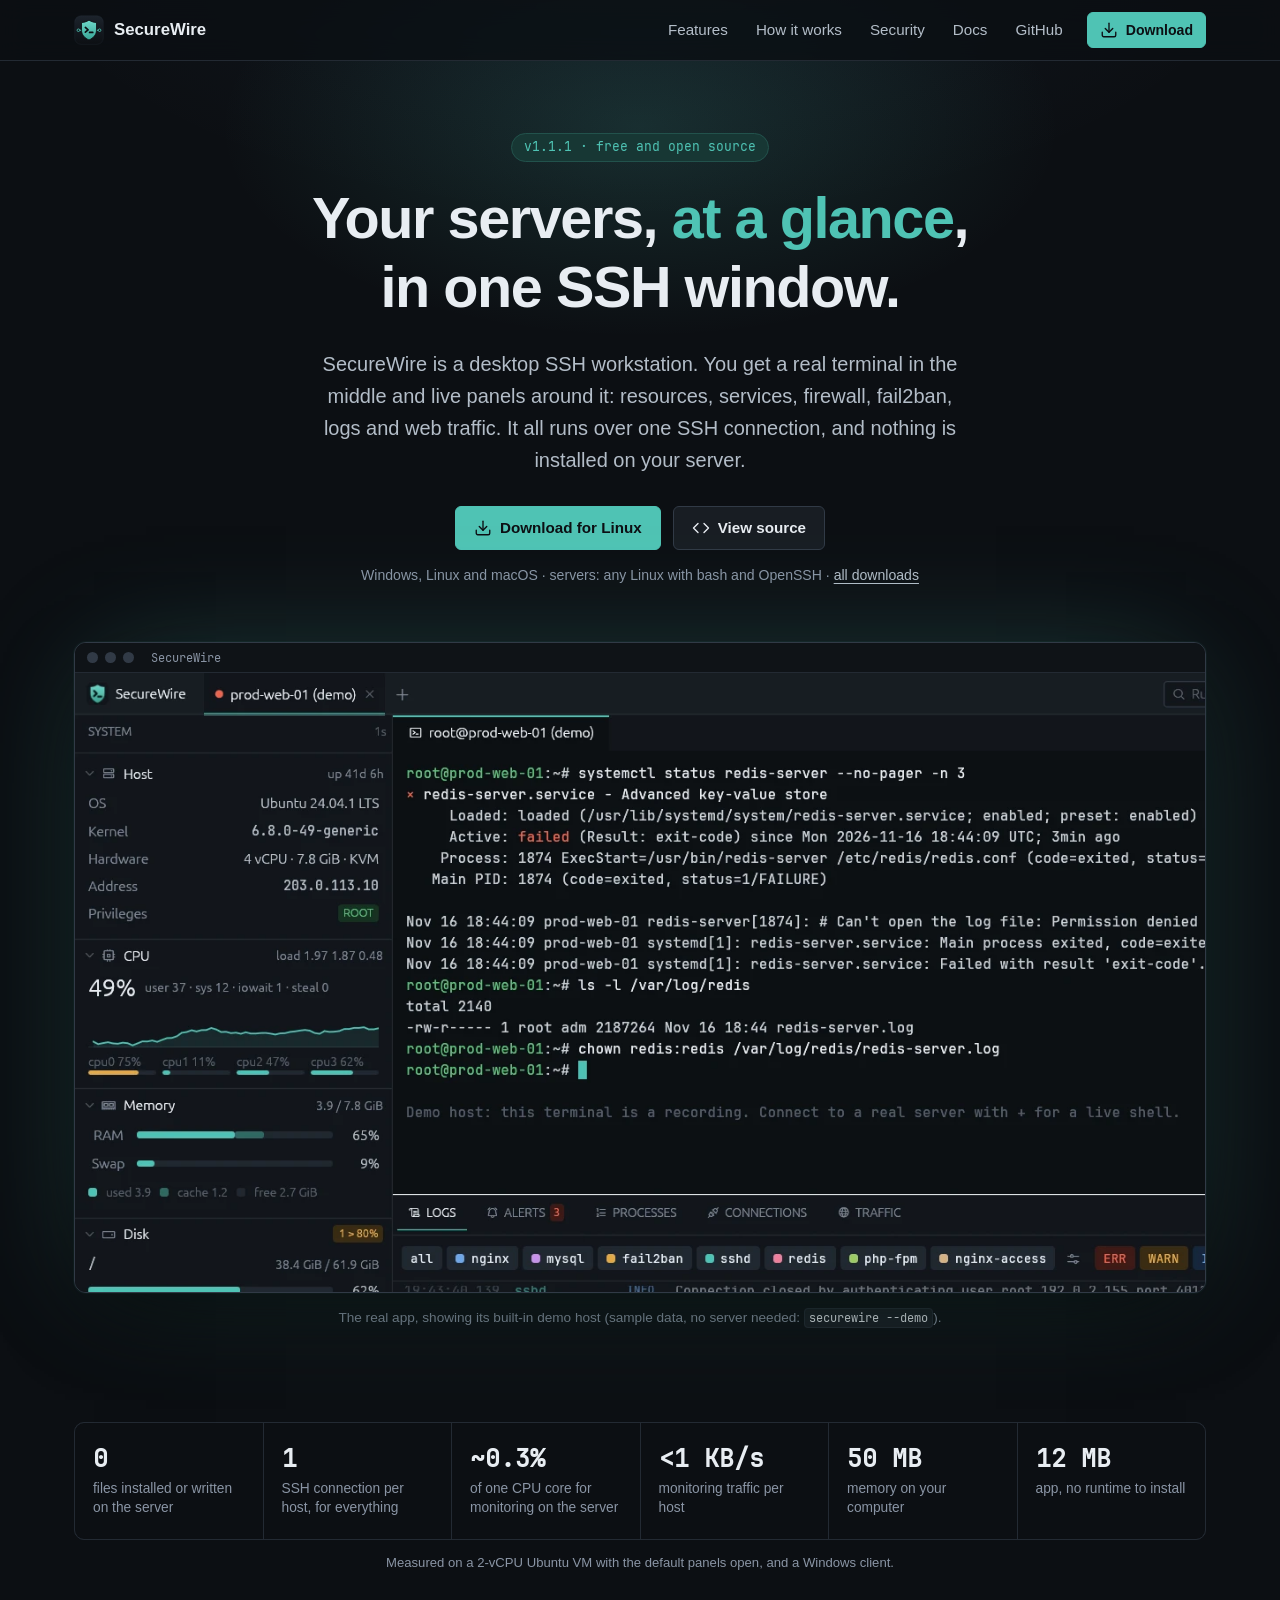
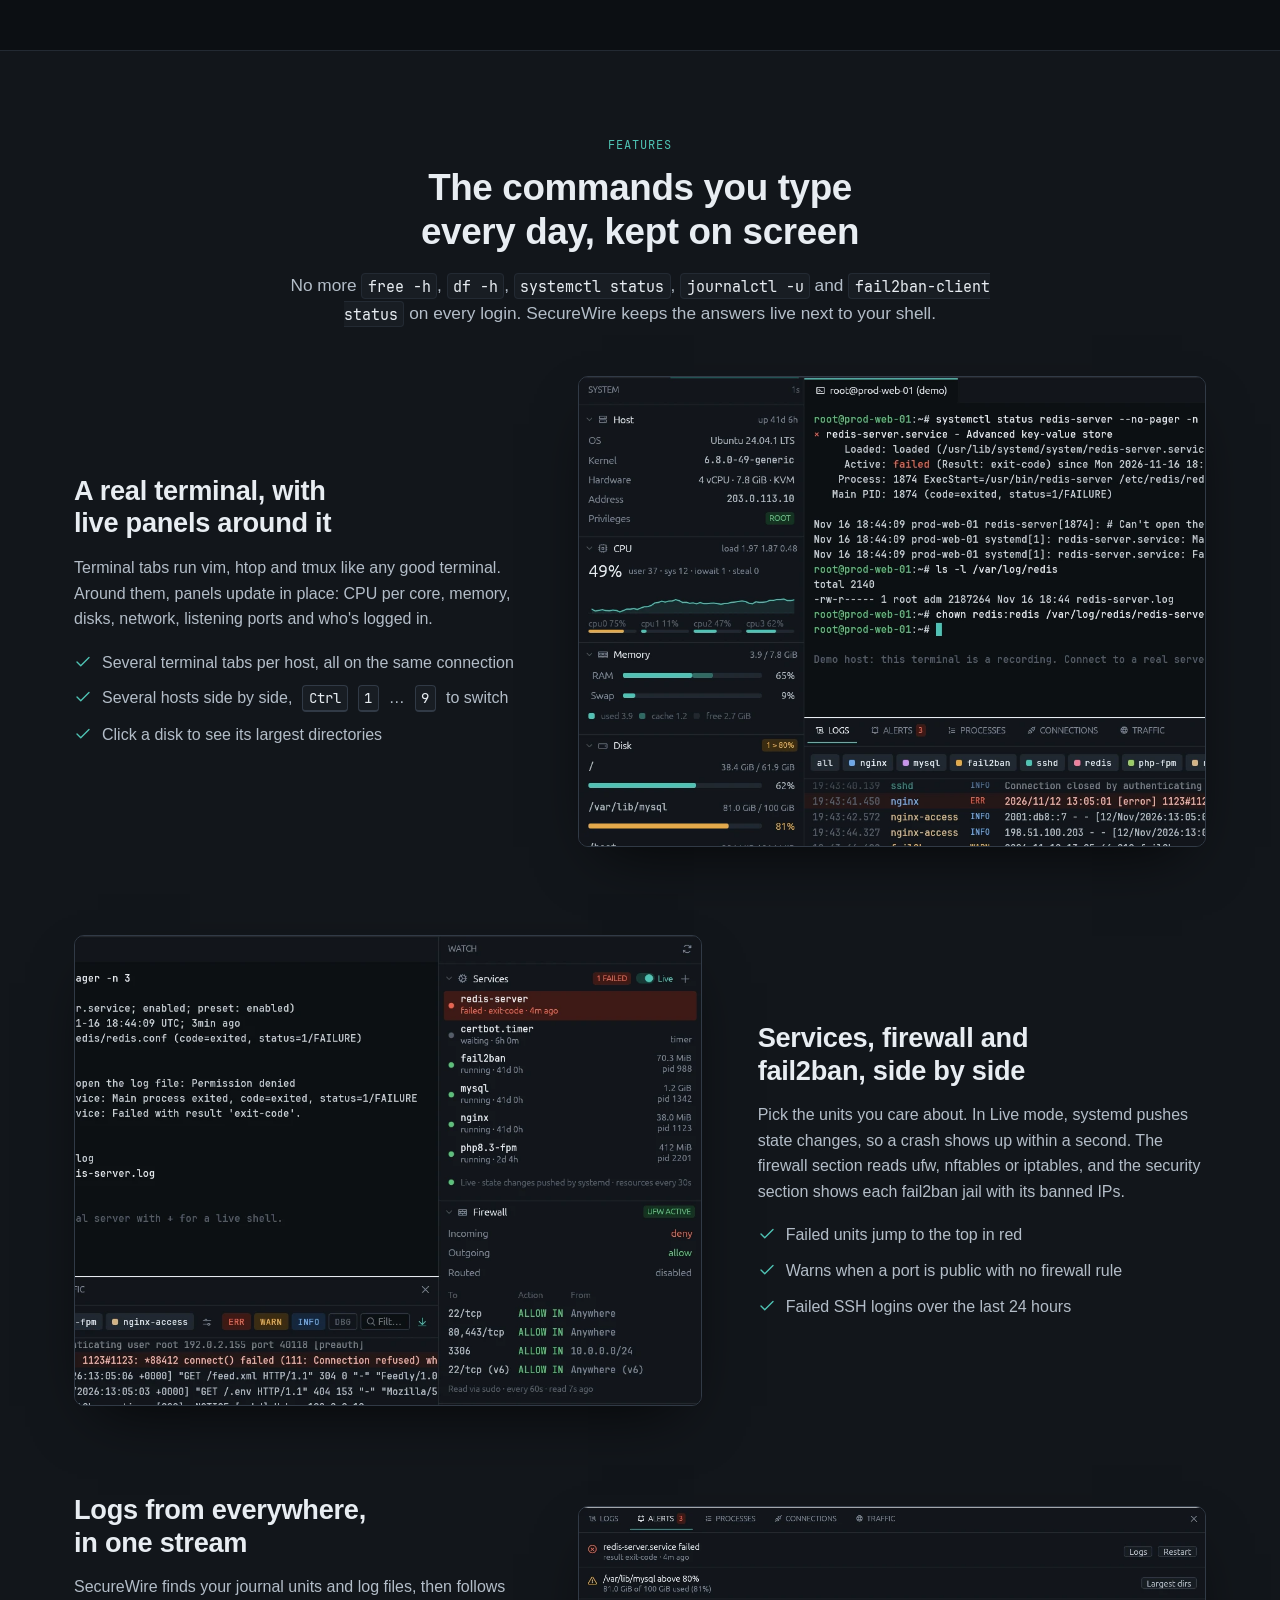
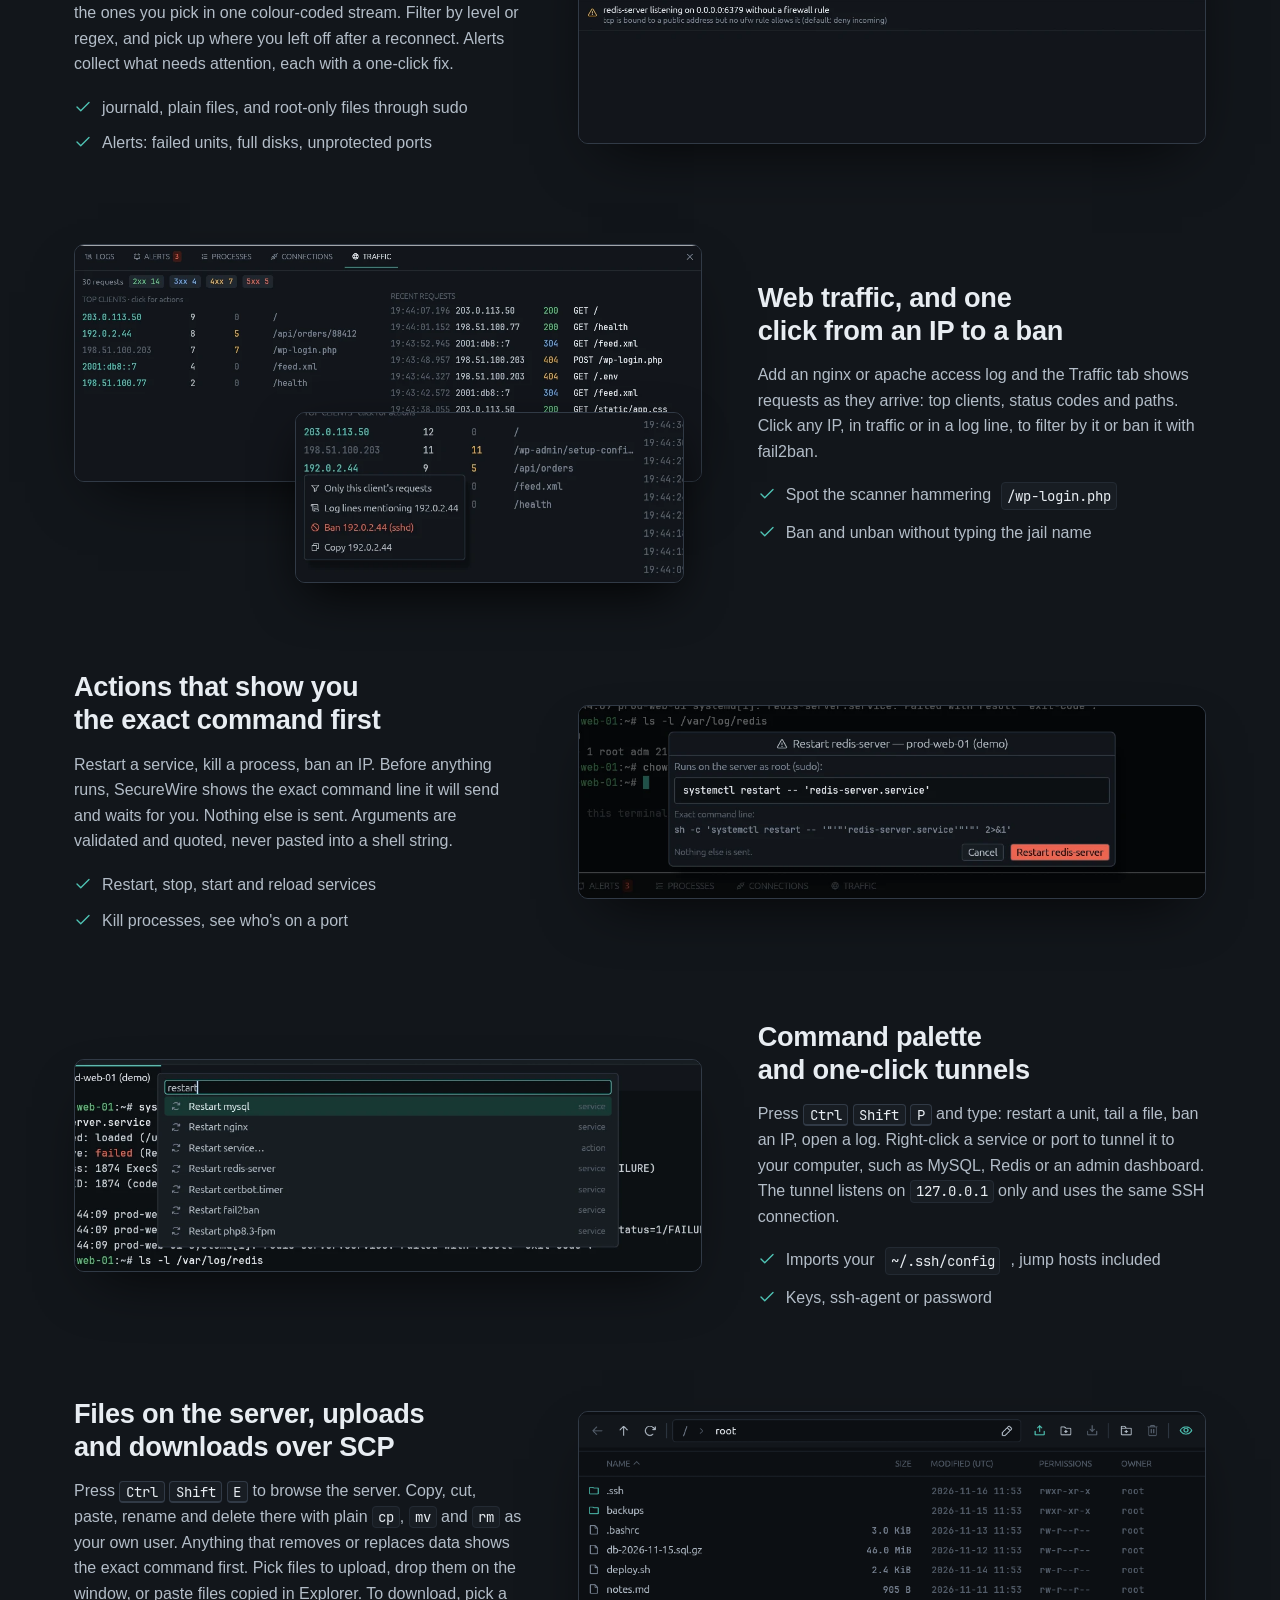
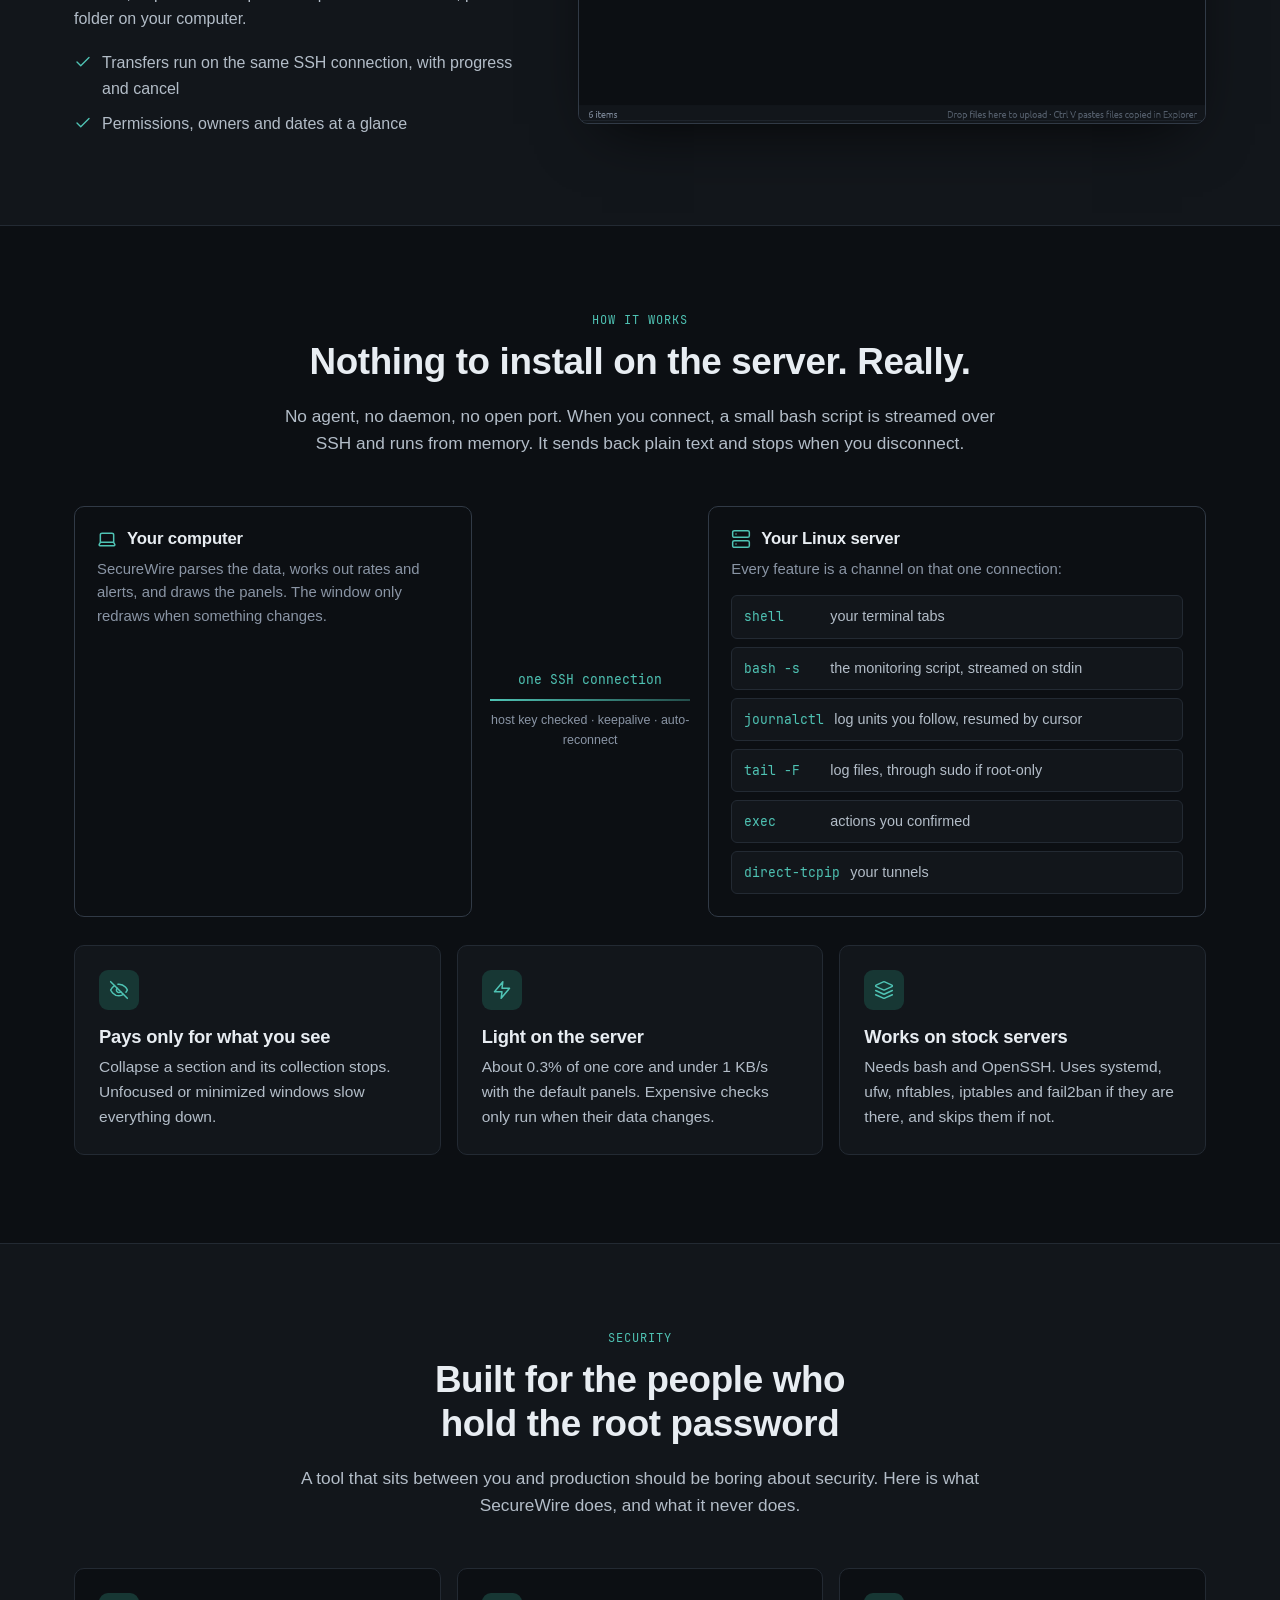
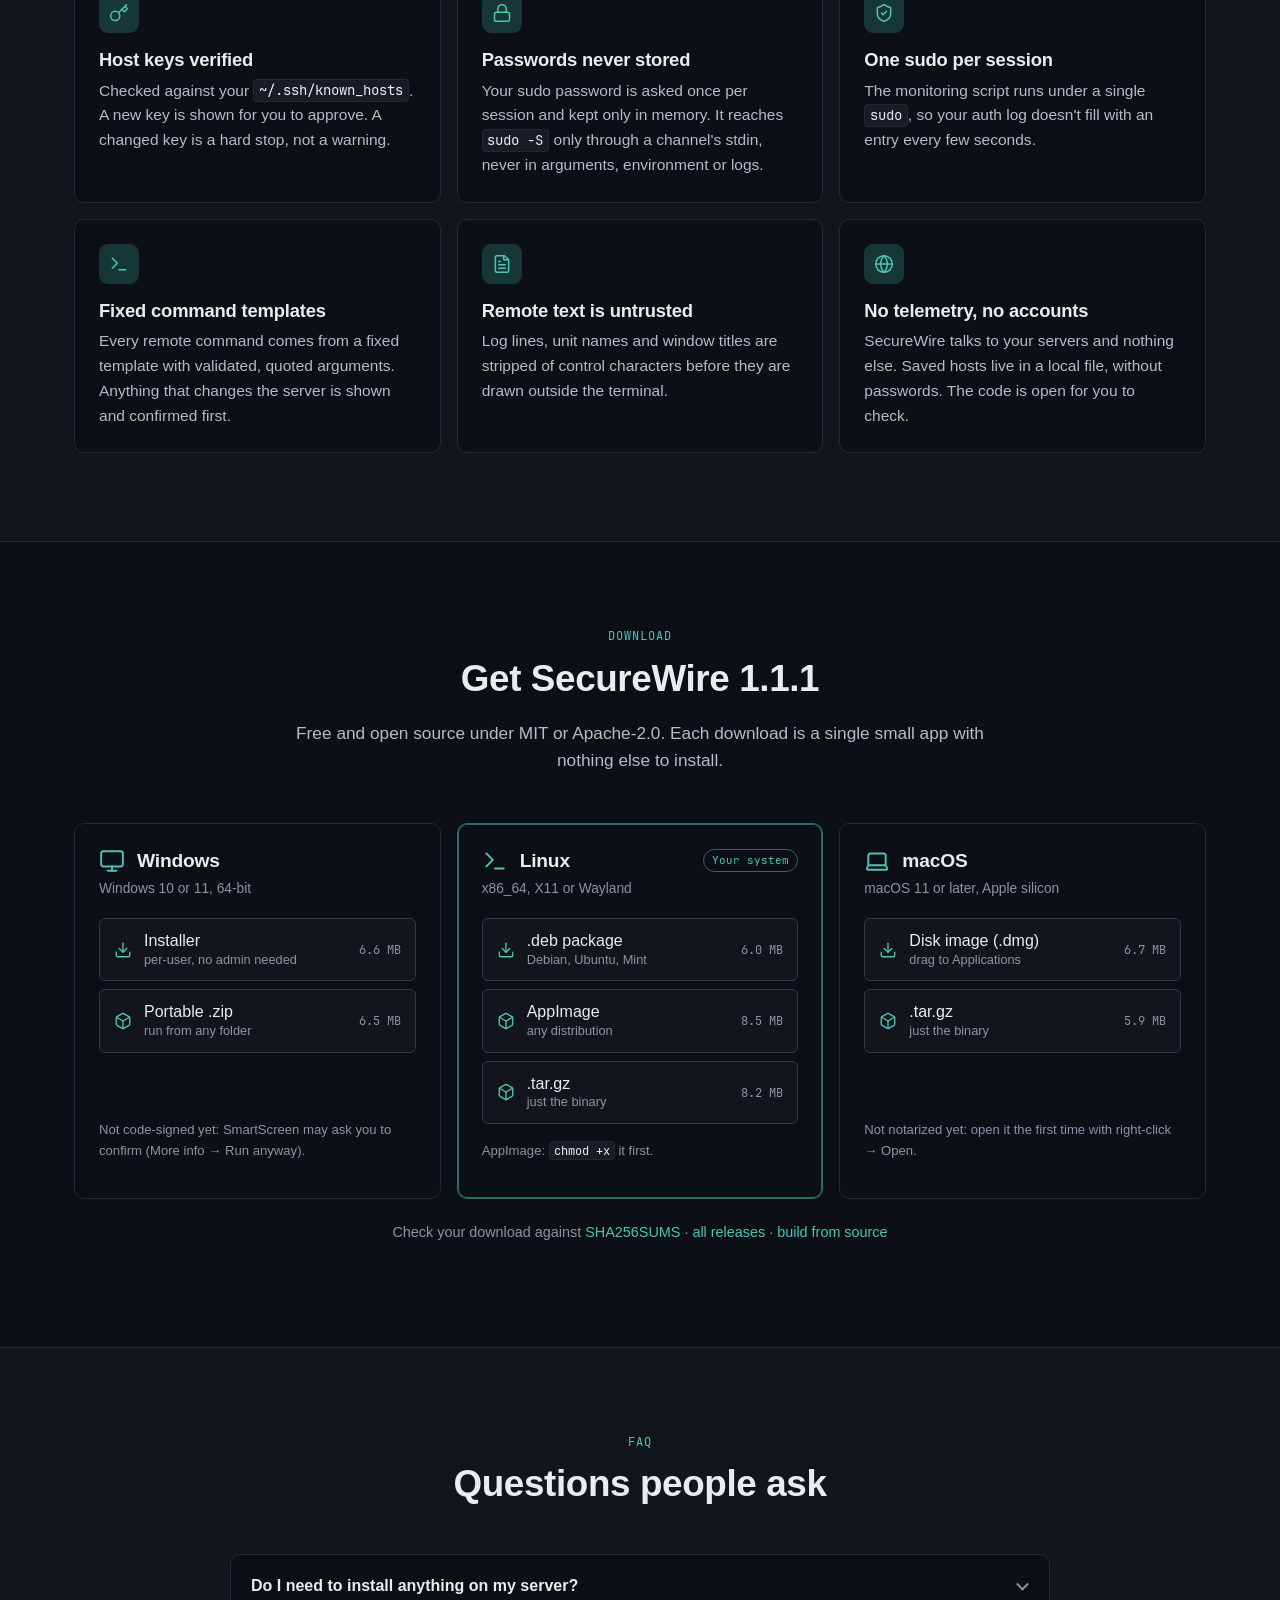
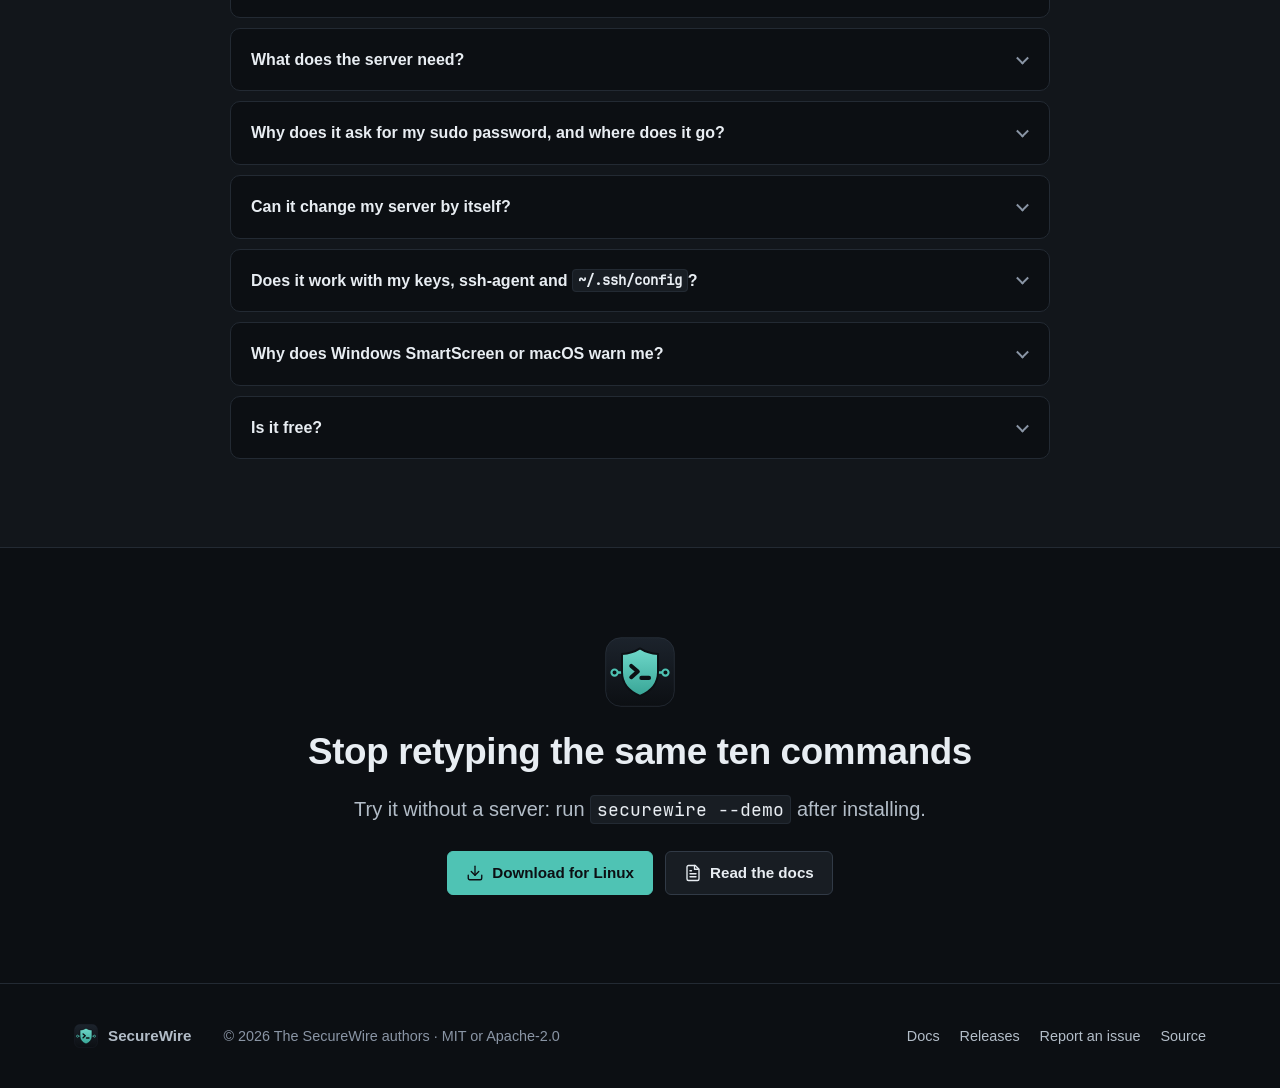
<file: site/index.html>
<!doctype html>
<html lang="en">
<head>
  <meta charset="utf-8">
  <meta name="viewport" content="width=device-width, initial-scale=1">
  <title>SecureWire: a desktop SSH workstation for your Linux servers</title>
  <meta name="description" content="A terminal with live panels for CPU, memory, disks, services, firewall, fail2ban, logs and web traffic, all over one SSH connection. Nothing is installed on your server. Free and open source for Windows, Linux and macOS.">
  <meta name="theme-color" content="#0c0f13">
  <link rel="canonical" href="https://securewire-app.pages.dev/">
  <link rel="icon" href="favicon.svg" type="image/svg+xml">
  <link rel="icon" href="favicon-32.png" sizes="32x32" type="image/png">
  <link rel="apple-touch-icon" href="apple-touch-icon.png">
  <meta property="og:type" content="website">
  <meta property="og:site_name" content="SecureWire">
  <meta property="og:title" content="SecureWire: a desktop SSH workstation for your Linux servers">
  <meta property="og:description" content="Terminal plus live panels for resources, services, firewall, fail2ban and logs over one SSH connection. Nothing to install on the server.">
  <meta property="og:url" content="https://securewire-app.pages.dev/">
  <meta property="og:image" content="https://securewire-app.pages.dev/assets/img/og.jpg">
  <meta property="og:image:width" content="1200">
  <meta property="og:image:height" content="630">
  <meta name="twitter:card" content="summary_large_image">
  <link rel="preload" href="assets/img/hero-1280.webp" as="image" type="image/webp" imagesrcset="assets/img/hero-1280.webp 1280w, assets/img/hero.webp 1920w" imagesizes="(min-width: 1220px) 1180px, 100vw">
  <link rel="stylesheet" href="assets/site.css">
  <script type="application/ld+json">
  {
    "@context": "https://schema.org",
    "@type": "SoftwareApplication",
    "name": "SecureWire",
    "applicationCategory": "DeveloperApplication",
    "operatingSystem": "Windows 10, Windows 11, Linux, macOS",
    "softwareVersion": "1.1.1",
    "offers": { "@type": "Offer", "price": "0", "priceCurrency": "USD" },
    "license": "https://github.com/ismailian/SecureWire/blob/main/LICENSE-MIT",
    "url": "https://securewire-app.pages.dev/",
    "downloadUrl": "https://github.com/ismailian/SecureWire/releases/tag/v1.1.1"
  }
  </script>
</head>
<body>
<a class="skip" href="#main">Skip to content</a>

<header class="site-header">
  <div class="wrap">
    <a class="brand" href="./" aria-label="SecureWire home"><img src="assets/img/logo.svg" alt="" width="30" height="30">SecureWire</a>
    <button class="nav-toggle" aria-controls="nav" aria-expanded="false" aria-label="Menu"><svg class="icon"><use href="assets/icons.svg#menu"/></svg></button>
    <nav class="nav" id="nav" aria-label="Main">
      <a href="#features">Features</a>
      <a href="#how">How it works</a>
      <a href="#security">Security</a>
      <a href="docs.html">Docs</a>
      <a href="https://github.com/ismailian/SecureWire">GitHub</a>
      <a class="btn primary small" href="#download"><svg class="icon"><use href="assets/icons.svg#download"/></svg>Download</a>
    </nav>
  </div>
</header>

<main id="main">

  <!-- Hero -->
  <div class="hero">
    <div class="wrap">
      <span class="eyebrow">v1.1.1 · free and open source</span>
      <h1>Your servers, <span>at a glance</span>, in one SSH window.</h1>
      <p class="lede">SecureWire is a desktop SSH workstation. You get a real terminal in the middle and live panels around it: resources, services, firewall, fail2ban, logs and web traffic. It all runs over one SSH connection, and nothing is installed on your server.</p>
      <div class="cta">
        <a class="btn primary" href="#download" data-os-download><svg class="icon"><use href="assets/icons.svg#download"/></svg><span data-label>Download</span></a>
        <a class="btn" href="https://github.com/ismailian/SecureWire"><svg class="icon"><use href="assets/icons.svg#code"/></svg>View source</a>
      </div>
      <p class="cta-note">Windows, Linux and macOS · servers: any Linux with bash and OpenSSH · <a href="#download">all downloads</a></p>

      <figure class="shot">
        <div class="bar" aria-hidden="true"><i></i><i></i><i></i><span>SecureWire</span></div>
        <img src="assets/img/hero-1280.webp" srcset="assets/img/hero-1280.webp 1280w, assets/img/hero.webp 1920w" sizes="(min-width: 1220px) 1180px, 100vw" width="1920" height="1051" alt="SecureWire's main window. A terminal shows a failed redis-server unit. The left panel shows host details, CPU, memory, disk and network. The right panel lists services, ufw rules and fail2ban jails. The bottom dock streams colour-coded logs from nginx, mysql, fail2ban, sshd and php-fpm." fetchpriority="high">
      </figure>
      <p class="caption">The real app, showing its built-in demo host (sample data, no server needed: <code>securewire --demo</code>).</p>
    </div>
  </div>

  <!-- Numbers -->
  <section style="padding-top: 40px; padding-bottom: 64px;" aria-label="Measured numbers">
    <div class="wrap">
      <div class="stats reveal">
        <div class="stat"><b>0</b><span>files installed or written on the server</span></div>
        <div class="stat"><b>1</b><span>SSH connection per host, for everything</span></div>
        <div class="stat"><b>~0.3%</b><span>of one CPU core for monitoring on the server</span></div>
        <div class="stat"><b>&lt;1 KB/s</b><span>monitoring traffic per host</span></div>
        <div class="stat"><b>50 MB</b><span>memory on your computer</span></div>
        <div class="stat"><b>12 MB</b><span>app, no runtime to install</span></div>
      </div>
      <p class="stats-note">Measured on a 2-vCPU Ubuntu VM with the default panels open, and a Windows client.</p>
    </div>
  </section>

  <!-- Features -->
  <section class="alt" id="features">
    <div class="wrap">
      <div class="section-head reveal">
        <span class="kicker">Features</span>
        <h2>The commands you type every day, kept on screen</h2>
        <p>No more <code>free -h</code>, <code>df -h</code>, <code>systemctl status</code>, <code>journalctl -u</code> and <code>fail2ban-client status</code> on every login. SecureWire keeps the answers live next to your shell.</p>
      </div>

      <div class="feature reveal">
        <div class="feature-text">
          <h3>A real terminal, with live panels around it</h3>
          <p>Terminal tabs run vim, htop and tmux like any good terminal. Around them, panels update in place: CPU per core, memory, disks, network, listening ports and who's logged in.</p>
          <ul class="ticks">
            <li><svg class="icon"><use href="assets/icons.svg#check"/></svg>Several terminal tabs per host, all on the same connection</li>
            <li><svg class="icon"><use href="assets/icons.svg#check"/></svg>Several hosts side by side, <kbd>Ctrl</kbd> <kbd>1</kbd>…<kbd>9</kbd> to switch</li>
            <li><svg class="icon"><use href="assets/icons.svg#check"/></svg>Click a disk to see its largest directories</li>
          </ul>
        </div>
        <div class="frame"><img src="assets/img/panels.webp" width="1000" height="750" alt="System panel next to the terminal: host details, CPU at 49 percent with per-core bars and a sparkline, memory and swap, disks with /var/lib/mysql at 81 percent in amber, network rates, and a terminal showing systemctl status for a failed redis-server unit." loading="lazy"></div>
      </div>

      <div class="feature flip reveal">
        <div class="feature-text">
          <h3>Services, firewall and fail2ban, side by side</h3>
          <p>Pick the units you care about. In Live mode, systemd pushes state changes, so a crash shows up within a second. The firewall section reads ufw, nftables or iptables, and the security section shows each fail2ban jail with its banned IPs.</p>
          <ul class="ticks">
            <li><svg class="icon"><use href="assets/icons.svg#check"/></svg>Failed units jump to the top in red</li>
            <li><svg class="icon"><use href="assets/icons.svg#check"/></svg>Warns when a port is public with no firewall rule</li>
            <li><svg class="icon"><use href="assets/icons.svg#check"/></svg>Failed SSH logins over the last 24 hours</li>
          </ul>
        </div>
        <div class="frame"><img src="assets/img/watchwide.webp" width="1000" height="750" alt="Watch panel beside the terminal: services with redis-server failed and highlighted in red, then fail2ban, mysql, nginx and php-fpm running with memory and PID; below, ufw active with incoming deny and the allow rules." loading="lazy"></div>
      </div>

      <div class="feature reveal">
        <div class="feature-text">
          <h3>Logs from everywhere, in one stream</h3>
          <p>SecureWire finds your journal units and log files, then follows the ones you pick in one colour-coded stream. Filter by level or regex, and pick up where you left off after a reconnect. Alerts collect what needs attention, each with a one-click fix.</p>
          <ul class="ticks">
            <li><svg class="icon"><use href="assets/icons.svg#check"/></svg>journald, plain files, and root-only files through sudo</li>
            <li><svg class="icon"><use href="assets/icons.svg#check"/></svg>Alerts: failed units, full disks, unprotected ports</li>
          </ul>
        </div>
        <div class="frame-pair">
          <div class="frame"><img src="assets/img/alerts.webp" width="1140" height="430" alt="Alerts tab with three alerts: redis-server.service failed, with Logs and Restart buttons; /var/lib/mysql above 80 percent, with a Largest dirs button; and redis-server listening on 0.0.0.0:6379 without a firewall rule." loading="lazy"></div>
        </div>
      </div>

      <div class="feature flip reveal">
        <div class="feature-text">
          <h3>Web traffic, and one click from an IP to a ban</h3>
          <p>Add an nginx or apache access log and the Traffic tab shows requests as they arrive: top clients, status codes and paths. Click any IP, in traffic or in a log line, to filter by it or ban it with fail2ban.</p>
          <ul class="ticks">
            <li><svg class="icon"><use href="assets/icons.svg#check"/></svg>Spot the scanner hammering <code>/wp-login.php</code></li>
            <li><svg class="icon"><use href="assets/icons.svg#check"/></svg>Ban and unban without typing the jail name</li>
          </ul>
        </div>
        <div class="frame-pair">
          <div class="frame"><img src="assets/img/traffic.webp" width="1140" height="430" alt="Traffic tab: 30 requests with counts per status class, top clients by IP with error counts and paths, and a list of recent requests with status codes." loading="lazy"></div>
          <div class="frame inset"><img src="assets/img/ipmenu.webp" width="640" height="280" alt="Menu for the IP 192.0.2.44: only this client's requests, log lines mentioning it, ban it in the sshd jail, or copy it." loading="lazy"></div>
        </div>
      </div>

      <div class="feature reveal">
        <div class="feature-text">
          <h3>Actions that show you the exact command first</h3>
          <p>Restart a service, kill a process, ban an IP. Before anything runs, SecureWire shows the exact command line it will send and waits for you. Nothing else is sent. Arguments are validated and quoted, never pasted into a shell string.</p>
          <ul class="ticks">
            <li><svg class="icon"><use href="assets/icons.svg#check"/></svg>Restart, stop, start and reload services</li>
            <li><svg class="icon"><use href="assets/icons.svg#check"/></svg>Kill processes, see who's on a port</li>
          </ul>
        </div>
        <div class="frame"><img src="assets/img/confirm.webp" width="980" height="300" alt="Confirmation dialog: Restart redis-server. Runs on the server as root through sudo: systemctl restart -- 'redis-server.service'. The exact command line is shown below, followed by Cancel and Restart buttons." loading="lazy"></div>
      </div>

      <div class="feature flip reveal">
        <div class="feature-text">
          <h3>Command palette and one-click tunnels</h3>
          <p>Press <kbd>Ctrl</kbd> <kbd>Shift</kbd> <kbd>P</kbd> and type: restart a unit, tail a file, ban an IP, open a log. Right-click a service or port to tunnel it to your computer, such as MySQL, Redis or an admin dashboard. The tunnel listens on <code>127.0.0.1</code> only and uses the same SSH connection.</p>
          <ul class="ticks">
            <li><svg class="icon"><use href="assets/icons.svg#check"/></svg>Imports your <code>~/.ssh/config</code>, jump hosts included</li>
            <li><svg class="icon"><use href="assets/icons.svg#check"/></svg>Keys, ssh-agent or password</li>
          </ul>
        </div>
        <div class="frame"><img src="assets/img/palette.webp" width="980" height="330" alt="Command palette with the query restart, listing Restart mysql, Restart nginx, Restart service…, Restart redis-server and more." loading="lazy"></div>
      </div>
      <div class="feature reveal">
        <div class="feature-text">
          <h3>Files on the server, uploads and downloads over SCP</h3>
          <p>Press <kbd>Ctrl</kbd> <kbd>Shift</kbd> <kbd>E</kbd> to browse the server. Copy, cut, paste, rename and delete there with plain <code>cp</code>, <code>mv</code> and <code>rm</code> as your own user. Anything that removes or replaces data shows the exact command first. Pick files to upload, drop them on the window, or paste files copied in Explorer. To download, pick a folder on your computer.</p>
          <ul class="ticks">
            <li><svg class="icon"><use href="assets/icons.svg#check"/></svg>Transfers run on the same SSH connection, with progress and cancel</li>
            <li><svg class="icon"><use href="assets/icons.svg#check"/></svg>Permissions, owners and dates at a glance</li>
          </ul>
        </div>
        <div class="frame"><img src="assets/img/files.png" width="954" height="473" alt="The Files tab: one toolbar with back, up and refresh, a breadcrumb path field, and upload, download, new folder and delete icons, above a list of folders and files with size, modified date, permissions and owner." loading="lazy"></div>
      </div>
    </div>
  </section>

  <!-- How it works -->
  <section id="how">
    <div class="wrap">
      <div class="section-head reveal">
        <span class="kicker">How it works</span>
        <h2>Nothing to install on the server. Really.</h2>
        <p>No agent, no daemon, no open port. When you connect, a small bash script is streamed over SSH and runs from memory. It sends back plain text and stops when you disconnect.</p>
      </div>
      <div class="flow reveal">
        <div class="node">
          <h3><svg class="icon"><use href="assets/icons.svg#laptop"/></svg>Your computer</h3>
          <p>SecureWire parses the data, works out rates and alerts, and draws the panels. The window only redraws when something changes.</p>
        </div>
        <div class="pipe" aria-hidden="true">
          <b>one SSH connection</b>
          <span class="line"></span>
          <small>host key checked · keepalive · auto-reconnect</small>
        </div>
        <div class="node">
          <h3><svg class="icon"><use href="assets/icons.svg#server"/></svg>Your Linux server</h3>
          <p>Every feature is a channel on that one connection:</p>
          <ul class="channels">
            <li><code>shell</code>your terminal tabs</li>
            <li><code>bash -s</code>the monitoring script, streamed on stdin</li>
            <li><code>journalctl</code>log units you follow, resumed by cursor</li>
            <li><code>tail -F</code>log files, through sudo if root-only</li>
            <li><code>exec</code>actions you confirmed</li>
            <li><code>direct-tcpip</code>your tunnels</li>
          </ul>
        </div>
      </div>
      <div class="grid c3" style="margin-top: 28px;">
        <div class="card reveal"><span class="badge-icon"><svg class="icon"><use href="assets/icons.svg#eye-off"/></svg></span><h3>Pays only for what you see</h3><p>Collapse a section and its collection stops. Unfocused or minimized windows slow everything down.</p></div>
        <div class="card reveal"><span class="badge-icon"><svg class="icon"><use href="assets/icons.svg#zap"/></svg></span><h3>Light on the server</h3><p>About 0.3% of one core and under 1 KB/s with the default panels. Expensive checks only run when their data changes.</p></div>
        <div class="card reveal"><span class="badge-icon"><svg class="icon"><use href="assets/icons.svg#layers"/></svg></span><h3>Works on stock servers</h3><p>Needs bash and OpenSSH. Uses systemd, ufw, nftables, iptables and fail2ban if they are there, and skips them if not.</p></div>
      </div>
    </div>
  </section>

  <!-- Security -->
  <section class="alt" id="security">
    <div class="wrap">
      <div class="section-head reveal">
        <span class="kicker">Security</span>
        <h2>Built for the people who hold the root password</h2>
        <p>A tool that sits between you and production should be boring about security. Here is what SecureWire does, and what it never does.</p>
      </div>
      <div class="grid c3">
        <div class="card reveal"><span class="badge-icon"><svg class="icon"><use href="assets/icons.svg#key"/></svg></span><h3>Host keys verified</h3><p>Checked against your <code>~/.ssh/known_hosts</code>. A new key is shown for you to approve. A changed key is a hard stop, not a warning.</p></div>
        <div class="card reveal"><span class="badge-icon"><svg class="icon"><use href="assets/icons.svg#lock"/></svg></span><h3>Passwords never stored</h3><p>Your sudo password is asked once per session and kept only in memory. It reaches <code>sudo -S</code> only through a channel's stdin, never in arguments, environment or logs.</p></div>
        <div class="card reveal"><span class="badge-icon"><svg class="icon"><use href="assets/icons.svg#shield"/></svg></span><h3>One sudo per session</h3><p>The monitoring script runs under a single <code>sudo</code>, so your auth log doesn't fill with an entry every few seconds.</p></div>
        <div class="card reveal"><span class="badge-icon"><svg class="icon"><use href="assets/icons.svg#terminal"/></svg></span><h3>Fixed command templates</h3><p>Every remote command comes from a fixed template with validated, quoted arguments. Anything that changes the server is shown and confirmed first.</p></div>
        <div class="card reveal"><span class="badge-icon"><svg class="icon"><use href="assets/icons.svg#logs"/></svg></span><h3>Remote text is untrusted</h3><p>Log lines, unit names and window titles are stripped of control characters before they are drawn outside the terminal.</p></div>
        <div class="card reveal"><span class="badge-icon"><svg class="icon"><use href="assets/icons.svg#globe"/></svg></span><h3>No telemetry, no accounts</h3><p>SecureWire talks to your servers and nothing else. Saved hosts live in a local file, without passwords. The code is open for you to check.</p></div>
      </div>
    </div>
  </section>

  <!-- Download -->
  <section id="download">
    <div class="wrap">
      <div class="section-head reveal">
        <span class="kicker">Download</span>
        <h2>Get SecureWire 1.1.1</h2>
        <p>Free and open source under MIT or Apache-2.0. Each download is a single small app with nothing else to install.</p>
      </div>
      <div class="downloads">
        <article class="dl reveal" id="dl-windows">
          <header><svg class="icon"><use href="assets/icons.svg#monitor"/></svg><h3>Windows</h3><span class="tag">Your system</span></header>
          <p class="req">Windows 10 or 11, 64-bit</p>
          <ul class="files">
            <li><a href="https://github.com/ismailian/SecureWire/releases/download/v1.1.1/securewire-v1.1.1-windows-x86_64-setup.exe"><svg class="icon"><use href="assets/icons.svg#download"/></svg><span>Installer<small>per-user, no admin needed</small></span><em>6.6 MB</em></a></li>
            <li><a href="https://github.com/ismailian/SecureWire/releases/download/v1.1.1/securewire-v1.1.1-windows-x86_64-portable.zip"><svg class="icon"><use href="assets/icons.svg#box"/></svg><span>Portable .zip<small>run from any folder</small></span><em>6.5 MB</em></a></li>
          </ul>
          <p class="hint">Not code-signed yet: SmartScreen may ask you to confirm (More info → Run anyway).</p>
        </article>
        <article class="dl reveal" id="dl-linux">
          <header><svg class="icon"><use href="assets/icons.svg#terminal"/></svg><h3>Linux</h3><span class="tag">Your system</span></header>
          <p class="req">x86_64, X11 or Wayland</p>
          <ul class="files">
            <li><a href="https://github.com/ismailian/SecureWire/releases/download/v1.1.1/securewire_1.1.1-1_amd64.deb"><svg class="icon"><use href="assets/icons.svg#download"/></svg><span>.deb package<small>Debian, Ubuntu, Mint</small></span><em>6.0 MB</em></a></li>
            <li><a href="https://github.com/ismailian/SecureWire/releases/download/v1.1.1/securewire-v1.1.1-linux-x86_64.AppImage"><svg class="icon"><use href="assets/icons.svg#box"/></svg><span>AppImage<small>any distribution</small></span><em>8.5 MB</em></a></li>
            <li><a href="https://github.com/ismailian/SecureWire/releases/download/v1.1.1/securewire-v1.1.1-linux-x86_64.tar.gz"><svg class="icon"><use href="assets/icons.svg#box"/></svg><span>.tar.gz<small>just the binary</small></span><em>8.2 MB</em></a></li>
          </ul>
          <p class="hint">AppImage: <code>chmod +x</code> it first.</p>
        </article>
        <article class="dl reveal" id="dl-macos">
          <header><svg class="icon"><use href="assets/icons.svg#laptop"/></svg><h3>macOS</h3><span class="tag">Your system</span></header>
          <p class="req">macOS 11 or later, Apple silicon</p>
          <ul class="files">
            <li><a href="https://github.com/ismailian/SecureWire/releases/download/v1.1.1/securewire-v1.1.1-macos-aarch64.dmg"><svg class="icon"><use href="assets/icons.svg#download"/></svg><span>Disk image (.dmg)<small>drag to Applications</small></span><em>6.7 MB</em></a></li>
            <li><a href="https://github.com/ismailian/SecureWire/releases/download/v1.1.1/securewire-v1.1.1-macos-aarch64.tar.gz"><svg class="icon"><use href="assets/icons.svg#box"/></svg><span>.tar.gz<small>just the binary</small></span><em>5.9 MB</em></a></li>
          </ul>
          <p class="hint">Not notarized yet: open it the first time with right-click → Open.</p>
        </article>
      </div>
      <p class="dl-foot">Check your download against <a href="https://github.com/ismailian/SecureWire/releases/download/v1.1.1/SHA256SUMS">SHA256SUMS</a> · <a href="https://github.com/ismailian/SecureWire/releases">all releases</a> · <a href="docs.html#build">build from source</a></p>
    </div>
  </section>

  <!-- FAQ -->
  <section class="alt" id="faq">
    <div class="wrap">
      <div class="section-head reveal">
        <span class="kicker">FAQ</span>
        <h2>Questions people ask</h2>
      </div>
      <div class="faq">
        <details>
          <summary>Do I need to install anything on my server?</summary>
          <div><p>No. SecureWire only needs SSH access. The monitoring script is streamed over the connection and runs from memory with <code>bash -s</code>. Nothing is written to disk, and nothing keeps running after you disconnect.</p></div>
        </details>
        <details>
          <summary>What does the server need?</summary>
          <div><p>Linux with OpenSSH and bash. Services need systemd. The firewall section reads ufw, nftables or iptables. The security section uses fail2ban if it's installed. Anything missing is skipped and the rest still works.</p></div>
        </details>
        <details>
          <summary>Why does it ask for my sudo password, and where does it go?</summary>
          <div><p>Firewall rules, fail2ban, root-only logs and service actions need root. SecureWire asks once per session and keeps the password in memory only. It goes straight to <code>sudo -S</code> on a channel's stdin, never to disk, the command line or logs. You can skip it, and those sections then say they need sudo. If you log in as root, nothing is asked.</p></div>
        </details>
        <details>
          <summary>Can it change my server by itself?</summary>
          <div><p>No. It only reads, until you start an action such as restart a service, kill a process or ban an IP. Then it shows the exact command and waits for you to confirm. It never edits firewall rules or config files.</p></div>
        </details>
        <details>
          <summary>Does it work with my keys, ssh-agent and <code>~/.ssh/config</code>?</summary>
          <div><p>Yes. You can log in with a key file, ssh-agent or a password, and import hosts from <code>~/.ssh/config</code>, including <code>ProxyJump</code> jump hosts.</p></div>
        </details>
        <details>
          <summary>Why does Windows SmartScreen or macOS warn me?</summary>
          <div><p>The 1.1.1 packages are not code-signed or notarized yet. You can check each file against <code>SHA256SUMS</code> on the release page, or <a href="docs.html#build">build it from source</a>.</p></div>
        </details>
        <details>
          <summary>Is it free?</summary>
          <div><p>Yes. SecureWire is open source under the MIT or Apache-2.0 licence, at your option. No account, no telemetry, no paid tier.</p></div>
        </details>
      </div>
    </div>
  </section>

  <!-- Final CTA -->
  <section class="final">
    <div class="wrap">
      <img src="assets/img/logo.svg" alt="" width="72" height="72" style="margin: 0 auto 22px;">
      <h2>Stop retyping the same ten commands</h2>
      <p class="lede">Try it without a server: run <code>securewire --demo</code> after installing.</p>
      <div class="cta">
        <a class="btn primary" href="#download" data-os-download><svg class="icon"><use href="assets/icons.svg#download"/></svg><span data-label>Download</span></a>
        <a class="btn" href="docs.html"><svg class="icon"><use href="assets/icons.svg#logs"/></svg>Read the docs</a>
      </div>
    </div>
  </section>
</main>

<footer class="site-footer">
  <div class="wrap">
    <a class="brand" href="./"><img src="assets/img/logo.svg" alt="" width="24" height="24">SecureWire</a>
    <span>© <span id="year">2026</span> The SecureWire authors · MIT or Apache-2.0</span>
    <nav aria-label="Footer">
      <a href="docs.html">Docs</a>
      <a href="https://github.com/ismailian/SecureWire/releases">Releases</a>
      <a href="https://github.com/ismailian/SecureWire/issues">Report an issue</a>
      <a href="https://github.com/ismailian/SecureWire">Source</a>
    </nav>
  </div>
</footer>
<script src="assets/site.js" defer></script>
</body>
</html>
</file>
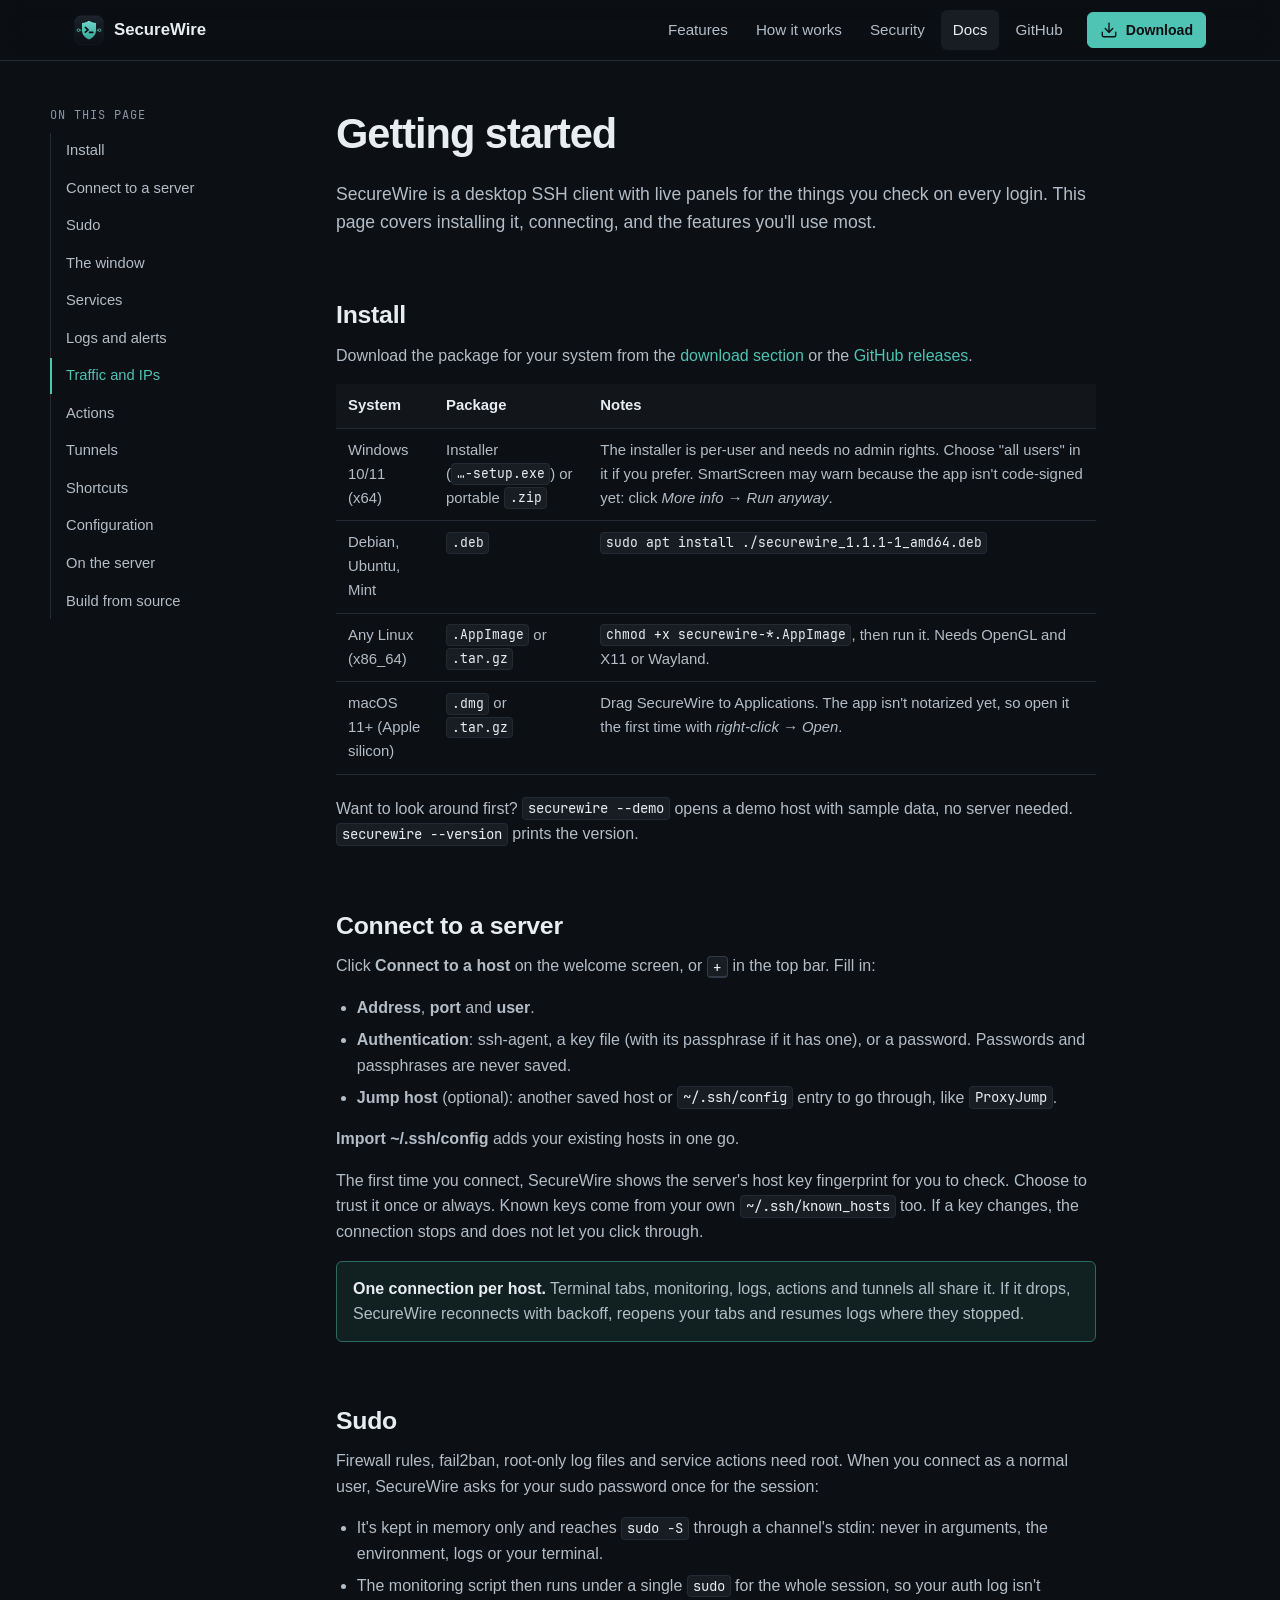
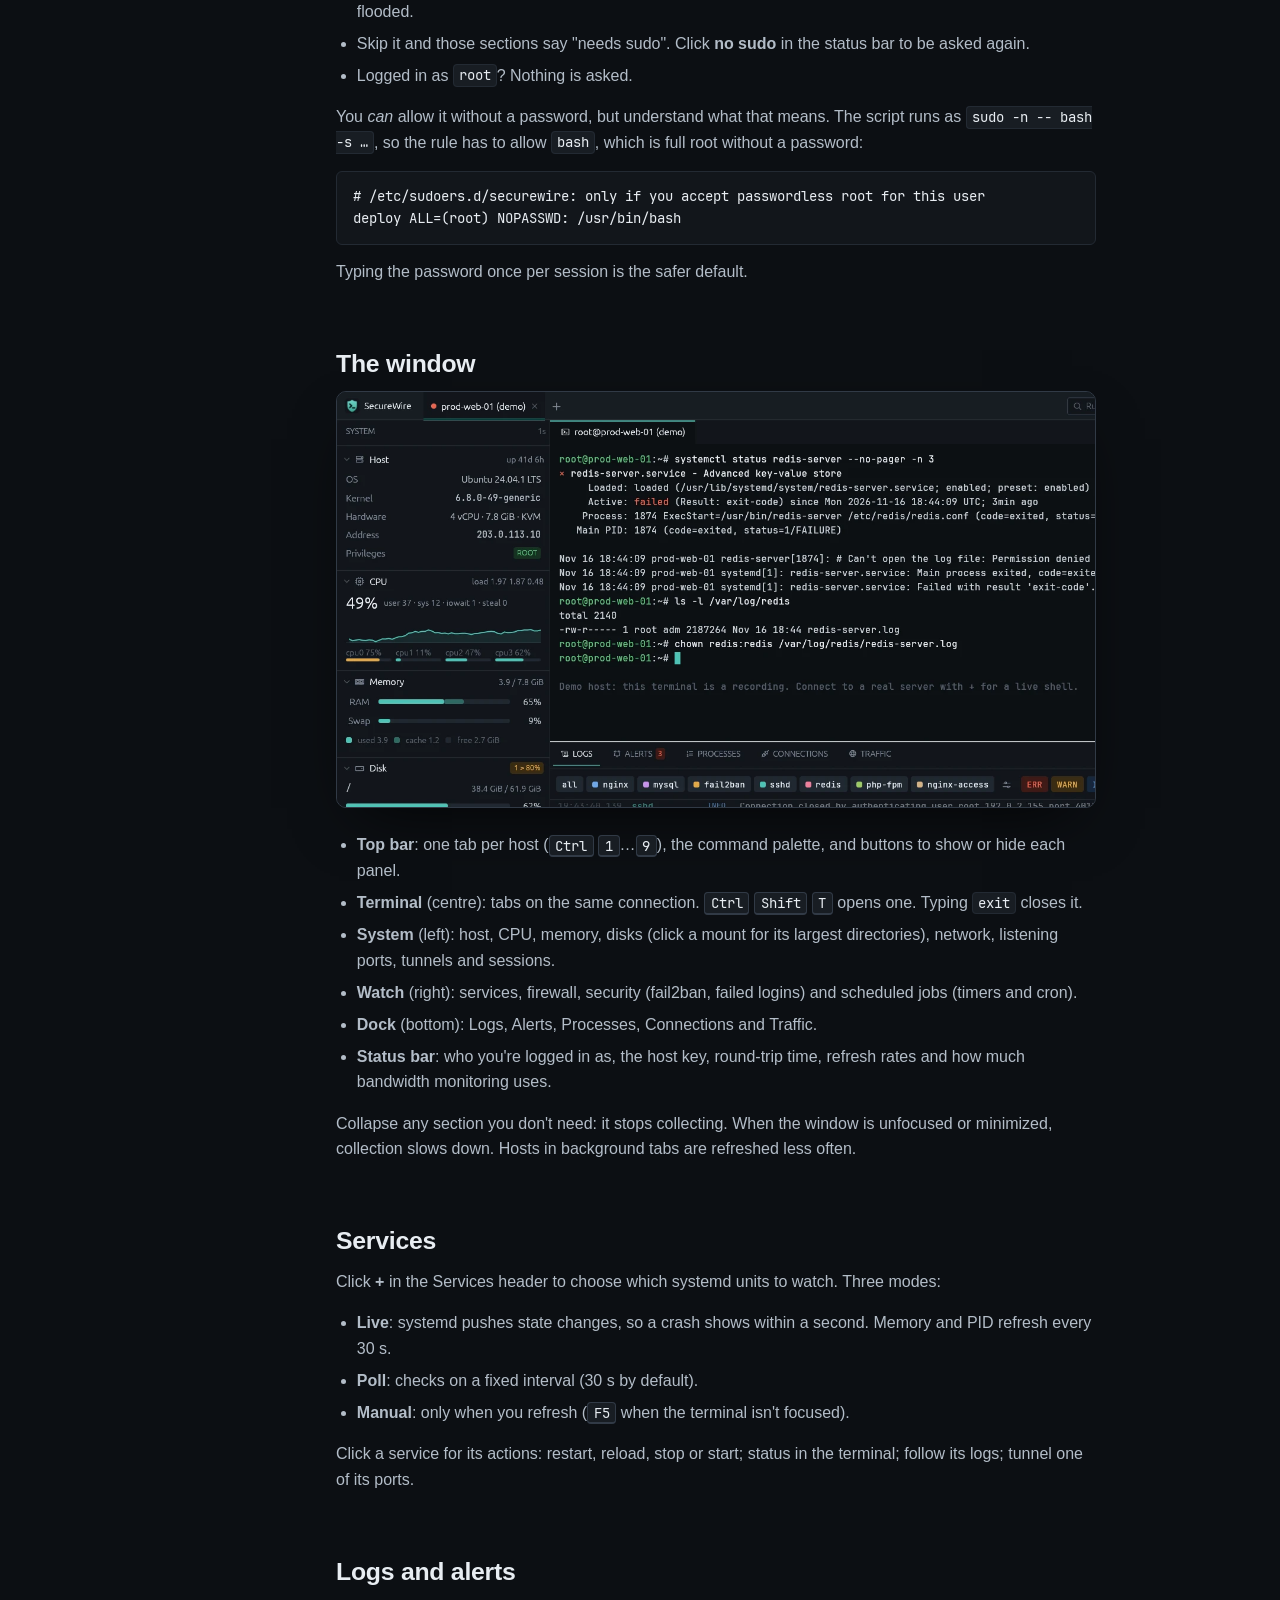
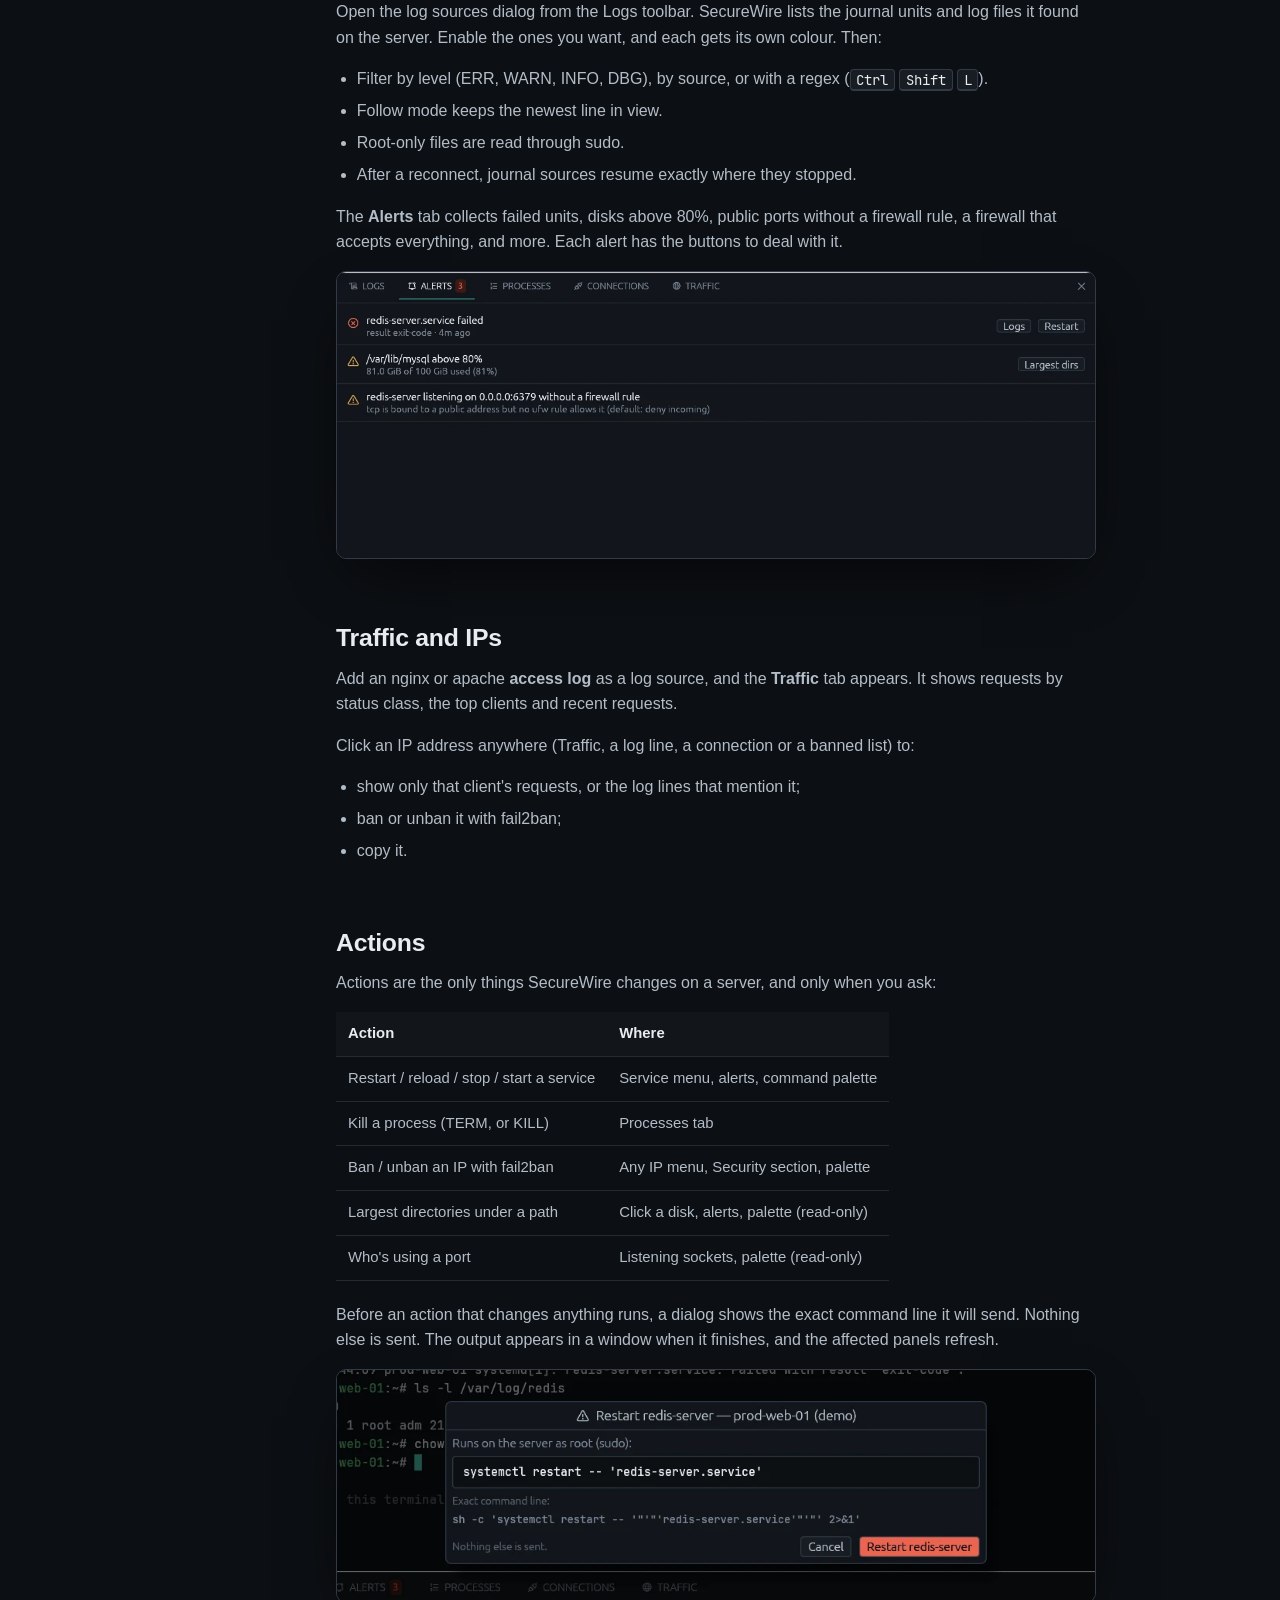
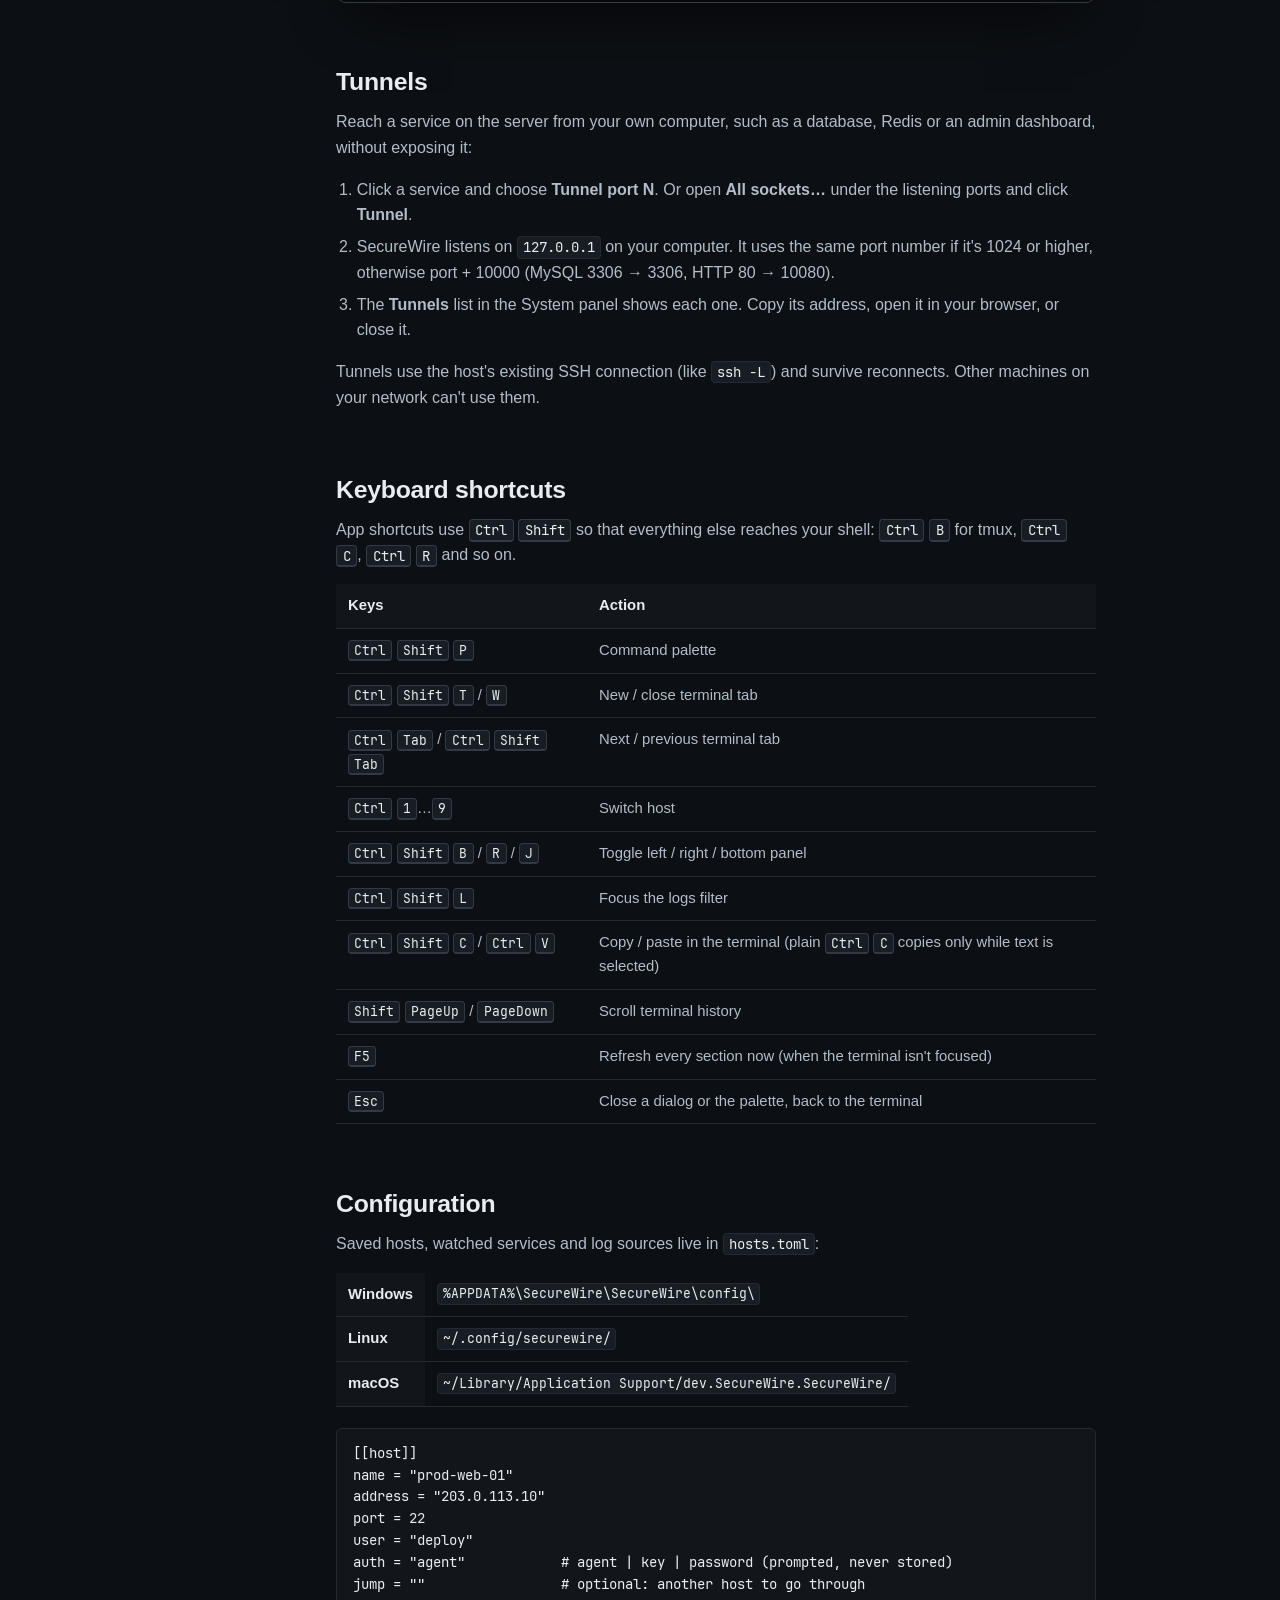
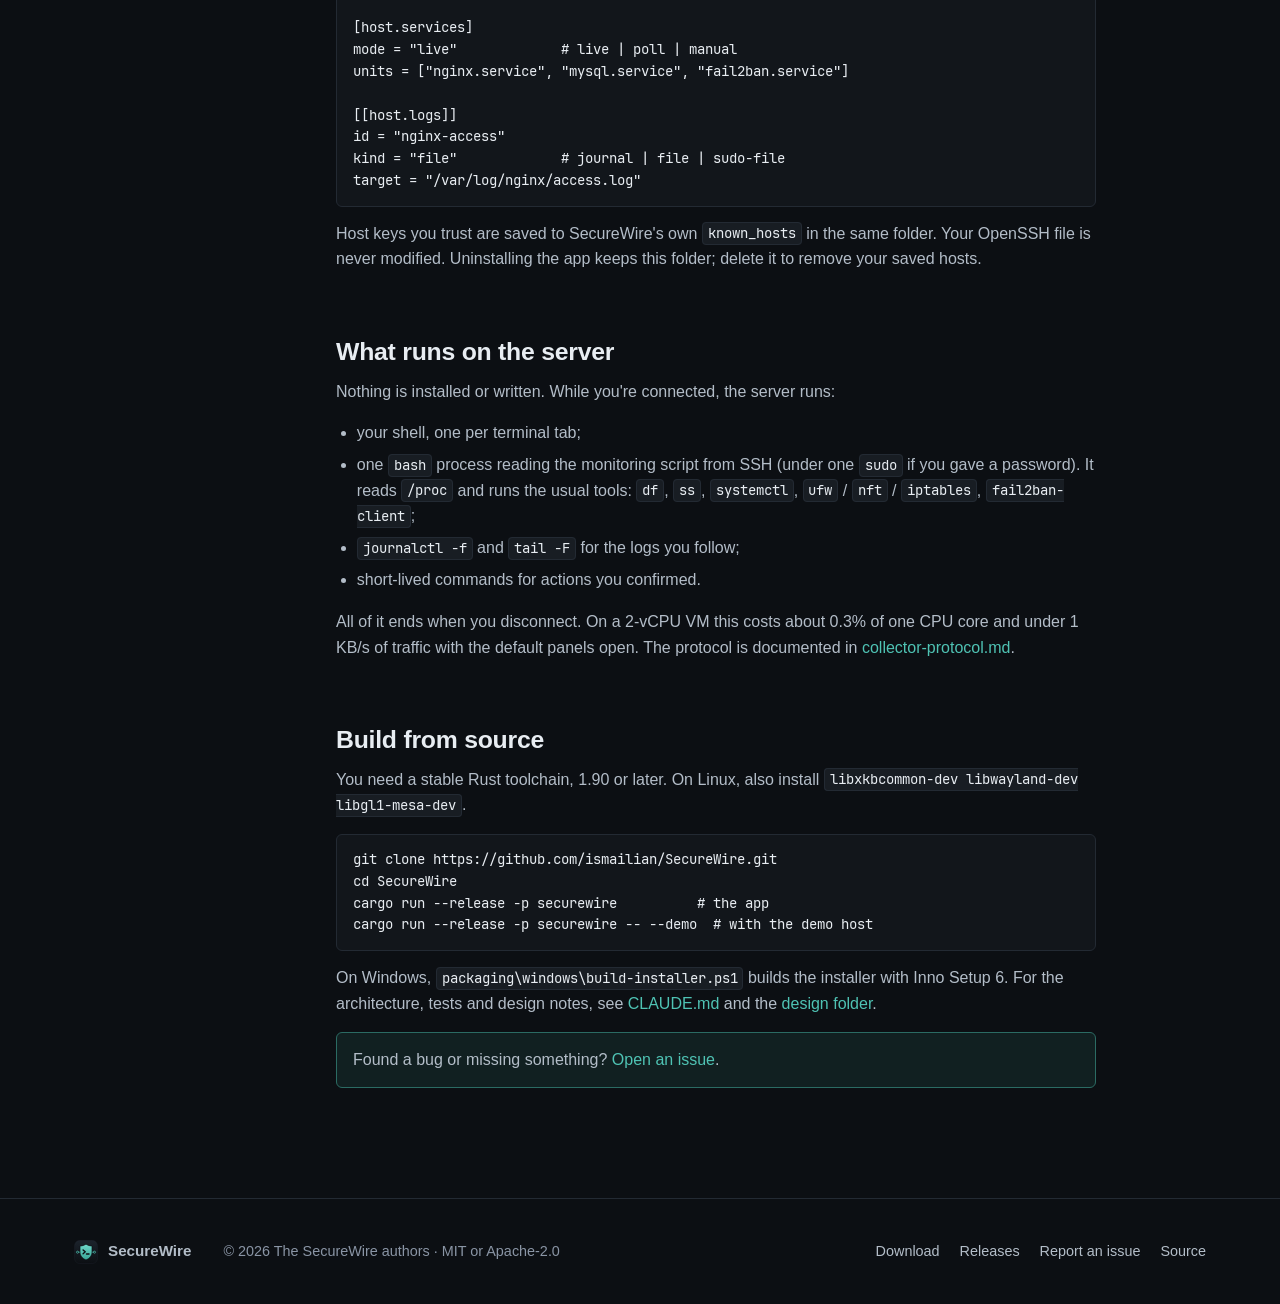
<file: site/docs.html>
<!doctype html>
<html lang="en">
<head>
  <meta charset="utf-8">
  <meta name="viewport" content="width=device-width, initial-scale=1">
  <title>Docs: getting started with SecureWire</title>
  <meta name="description" content="Install SecureWire, connect to a server, set up sudo, follow logs, run actions, open tunnels, and use the keyboard shortcuts.">
  <meta name="theme-color" content="#0c0f13">
  <link rel="canonical" href="https://securewire-app.pages.dev/docs.html">
  <link rel="icon" href="favicon.svg" type="image/svg+xml">
  <link rel="icon" href="favicon-32.png" sizes="32x32" type="image/png">
  <link rel="apple-touch-icon" href="apple-touch-icon.png">
  <meta property="og:type" content="article">
  <meta property="og:site_name" content="SecureWire">
  <meta property="og:title" content="SecureWire docs: getting started">
  <meta property="og:description" content="Install, connect, sudo, logs, actions, tunnels and shortcuts.">
  <meta property="og:url" content="https://securewire-app.pages.dev/docs.html">
  <meta property="og:image" content="https://securewire-app.pages.dev/assets/img/og.jpg">
  <meta name="twitter:card" content="summary_large_image">
  <link rel="stylesheet" href="assets/site.css">
</head>
<body>
<a class="skip" href="#main">Skip to content</a>

<header class="site-header">
  <div class="wrap">
    <a class="brand" href="./" aria-label="SecureWire home"><img src="assets/img/logo.svg" alt="" width="30" height="30">SecureWire</a>
    <button class="nav-toggle" aria-controls="nav" aria-expanded="false" aria-label="Menu"><svg class="icon"><use href="assets/icons.svg#menu"/></svg></button>
    <nav class="nav" id="nav" aria-label="Main">
      <a href="./#features">Features</a>
      <a href="./#how">How it works</a>
      <a href="./#security">Security</a>
      <a href="docs.html" aria-current="page">Docs</a>
      <a href="https://github.com/ismailian/SecureWire">GitHub</a>
      <a class="btn primary small" href="./#download"><svg class="icon"><use href="assets/icons.svg#download"/></svg>Download</a>
    </nav>
  </div>
</header>

<main id="main" class="wrap docs">
  <aside class="toc" aria-label="On this page">
    <h2>On this page</h2>
    <ol>
      <li><a href="#install">Install</a></li>
      <li><a href="#connect">Connect to a server</a></li>
      <li><a href="#sudo">Sudo</a></li>
      <li><a href="#layout">The window</a></li>
      <li><a href="#services">Services</a></li>
      <li><a href="#logs">Logs and alerts</a></li>
      <li><a href="#traffic">Traffic and IPs</a></li>
      <li><a href="#actions">Actions</a></li>
      <li><a href="#tunnels">Tunnels</a></li>
      <li><a href="#shortcuts">Shortcuts</a></li>
      <li><a href="#config">Configuration</a></li>
      <li><a href="#server">On the server</a></li>
      <li><a href="#build">Build from source</a></li>
    </ol>
  </aside>

  <article class="prose">
    <h1>Getting started</h1>
    <p>SecureWire is a desktop SSH client with live panels for the things you check on every login. This page covers installing it, connecting, and the features you'll use most.</p>

    <h2 id="install">Install</h2>
    <p>Download the package for your system from the <a href="./#download">download section</a> or the <a href="https://github.com/ismailian/SecureWire/releases">GitHub releases</a>.</p>
    <table>
      <thead><tr><th>System</th><th>Package</th><th>Notes</th></tr></thead>
      <tbody>
        <tr><td>Windows 10/11 (x64)</td><td>Installer (<code>…-setup.exe</code>) or portable <code>.zip</code></td><td>The installer is per-user and needs no admin rights. Choose "all users" in it if you prefer. SmartScreen may warn because the app isn't code-signed yet: click <em>More info → Run anyway</em>.</td></tr>
        <tr><td>Debian, Ubuntu, Mint</td><td><code>.deb</code></td><td><code>sudo apt install ./securewire_1.1.1-1_amd64.deb</code></td></tr>
        <tr><td>Any Linux (x86_64)</td><td><code>.AppImage</code> or <code>.tar.gz</code></td><td><code>chmod +x securewire-*.AppImage</code>, then run it. Needs OpenGL and X11 or Wayland.</td></tr>
        <tr><td>macOS 11+ (Apple silicon)</td><td><code>.dmg</code> or <code>.tar.gz</code></td><td>Drag SecureWire to Applications. The app isn't notarized yet, so open it the first time with <em>right-click → Open</em>.</td></tr>
      </tbody>
    </table>
    <p>Want to look around first? <code>securewire --demo</code> opens a demo host with sample data, no server needed. <code>securewire --version</code> prints the version.</p>

    <h2 id="connect">Connect to a server</h2>
    <p>Click <strong>Connect to a host</strong> on the welcome screen, or <kbd>+</kbd> in the top bar. Fill in:</p>
    <ul>
      <li><strong>Address</strong>, <strong>port</strong> and <strong>user</strong>.</li>
      <li><strong>Authentication</strong>: ssh-agent, a key file (with its passphrase if it has one), or a password. Passwords and passphrases are never saved.</li>
      <li><strong>Jump host</strong> (optional): another saved host or <code>~/.ssh/config</code> entry to go through, like <code>ProxyJump</code>.</li>
    </ul>
    <p><strong>Import ~/.ssh/config</strong> adds your existing hosts in one go.</p>
    <p>The first time you connect, SecureWire shows the server's host key fingerprint for you to check. Choose to trust it once or always. Known keys come from your own <code>~/.ssh/known_hosts</code> too. If a key changes, the connection stops and does not let you click through.</p>
    <div class="note"><strong>One connection per host.</strong> Terminal tabs, monitoring, logs, actions and tunnels all share it. If it drops, SecureWire reconnects with backoff, reopens your tabs and resumes logs where they stopped.</div>

    <h2 id="sudo">Sudo</h2>
    <p>Firewall rules, fail2ban, root-only log files and service actions need root. When you connect as a normal user, SecureWire asks for your sudo password once for the session:</p>
    <ul>
      <li>It's kept in memory only and reaches <code>sudo -S</code> through a channel's stdin: never in arguments, the environment, logs or your terminal.</li>
      <li>The monitoring script then runs under a single <code>sudo</code> for the whole session, so your auth log isn't flooded.</li>
      <li>Skip it and those sections say "needs sudo". Click <strong>no sudo</strong> in the status bar to be asked again.</li>
      <li>Logged in as <code>root</code>? Nothing is asked.</li>
    </ul>
    <p>You <em>can</em> allow it without a password, but understand what that means. The script runs as <code>sudo -n -- bash -s …</code>, so the rule has to allow <code>bash</code>, which is full root without a password:</p>
<pre><code># /etc/sudoers.d/securewire: only if you accept passwordless root for this user
deploy ALL=(root) NOPASSWD: /usr/bin/bash</code></pre>
    <p>Typing the password once per session is the safer default.</p>

    <h2 id="layout">The window</h2>
    <div class="frame"><img src="assets/img/hero-1280.webp" width="1920" height="1051" alt="The SecureWire main window with terminal, System panel on the left, Watch panel on the right and the Logs dock at the bottom." loading="lazy"></div>
    <ul>
      <li><strong>Top bar</strong>: one tab per host (<kbd>Ctrl</kbd> <kbd>1</kbd>…<kbd>9</kbd>), the command palette, and buttons to show or hide each panel.</li>
      <li><strong>Terminal</strong> (centre): tabs on the same connection. <kbd>Ctrl</kbd> <kbd>Shift</kbd> <kbd>T</kbd> opens one. Typing <code>exit</code> closes it.</li>
      <li><strong>System</strong> (left): host, CPU, memory, disks (click a mount for its largest directories), network, listening ports, tunnels and sessions.</li>
      <li><strong>Watch</strong> (right): services, firewall, security (fail2ban, failed logins) and scheduled jobs (timers and cron).</li>
      <li><strong>Dock</strong> (bottom): Logs, Alerts, Processes, Connections and Traffic.</li>
      <li><strong>Status bar</strong>: who you're logged in as, the host key, round-trip time, refresh rates and how much bandwidth monitoring uses.</li>
    </ul>
    <p>Collapse any section you don't need: it stops collecting. When the window is unfocused or minimized, collection slows down. Hosts in background tabs are refreshed less often.</p>

    <h2 id="services">Services</h2>
    <p>Click <strong>+</strong> in the Services header to choose which systemd units to watch. Three modes:</p>
    <ul>
      <li><strong>Live</strong>: systemd pushes state changes, so a crash shows within a second. Memory and PID refresh every 30 s.</li>
      <li><strong>Poll</strong>: checks on a fixed interval (30 s by default).</li>
      <li><strong>Manual</strong>: only when you refresh (<kbd>F5</kbd> when the terminal isn't focused).</li>
    </ul>
    <p>Click a service for its actions: restart, reload, stop or start; status in the terminal; follow its logs; tunnel one of its ports.</p>

    <h2 id="logs">Logs and alerts</h2>
    <p>Open the log sources dialog from the Logs toolbar. SecureWire lists the journal units and log files it found on the server. Enable the ones you want, and each gets its own colour. Then:</p>
    <ul>
      <li>Filter by level (ERR, WARN, INFO, DBG), by source, or with a regex (<kbd>Ctrl</kbd> <kbd>Shift</kbd> <kbd>L</kbd>).</li>
      <li>Follow mode keeps the newest line in view.</li>
      <li>Root-only files are read through sudo.</li>
      <li>After a reconnect, journal sources resume exactly where they stopped.</li>
    </ul>
    <p>The <strong>Alerts</strong> tab collects failed units, disks above 80%, public ports without a firewall rule, a firewall that accepts everything, and more. Each alert has the buttons to deal with it.</p>
    <div class="frame"><img src="assets/img/alerts.webp" width="1140" height="430" alt="Alerts tab with a failed unit, a disk above 80 percent, and a port without a firewall rule." loading="lazy"></div>

    <h2 id="traffic">Traffic and IPs</h2>
    <p>Add an nginx or apache <strong>access log</strong> as a log source, and the <strong>Traffic</strong> tab appears. It shows requests by status class, the top clients and recent requests.</p>
    <p>Click an IP address anywhere (Traffic, a log line, a connection or a banned list) to:</p>
    <ul>
      <li>show only that client's requests, or the log lines that mention it;</li>
      <li>ban or unban it with fail2ban;</li>
      <li>copy it.</li>
    </ul>

    <h2 id="actions">Actions</h2>
    <p>Actions are the only things SecureWire changes on a server, and only when you ask:</p>
    <table>
      <thead><tr><th>Action</th><th>Where</th></tr></thead>
      <tbody>
        <tr><td>Restart / reload / stop / start a service</td><td>Service menu, alerts, command palette</td></tr>
        <tr><td>Kill a process (TERM, or KILL)</td><td>Processes tab</td></tr>
        <tr><td>Ban / unban an IP with fail2ban</td><td>Any IP menu, Security section, palette</td></tr>
        <tr><td>Largest directories under a path</td><td>Click a disk, alerts, palette (read-only)</td></tr>
        <tr><td>Who's using a port</td><td>Listening sockets, palette (read-only)</td></tr>
      </tbody>
    </table>
    <p>Before an action that changes anything runs, a dialog shows the exact command line it will send. Nothing else is sent. The output appears in a window when it finishes, and the affected panels refresh.</p>
    <div class="frame"><img src="assets/img/confirm.webp" width="980" height="300" alt="Confirmation dialog showing the exact systemctl restart command before it runs." loading="lazy"></div>

    <h2 id="tunnels">Tunnels</h2>
    <p>Reach a service on the server from your own computer, such as a database, Redis or an admin dashboard, without exposing it:</p>
    <ol>
      <li>Click a service and choose <strong>Tunnel port N</strong>. Or open <strong>All sockets…</strong> under the listening ports and click <strong>Tunnel</strong>.</li>
      <li>SecureWire listens on <code>127.0.0.1</code> on your computer. It uses the same port number if it's 1024 or higher, otherwise port + 10000 (MySQL 3306 → 3306, HTTP 80 → 10080).</li>
      <li>The <strong>Tunnels</strong> list in the System panel shows each one. Copy its address, open it in your browser, or close it.</li>
    </ol>
    <p>Tunnels use the host's existing SSH connection (like <code>ssh -L</code>) and survive reconnects. Other machines on your network can't use them.</p>

    <h2 id="shortcuts">Keyboard shortcuts</h2>
    <p>App shortcuts use <kbd>Ctrl</kbd> <kbd>Shift</kbd> so that everything else reaches your shell: <kbd>Ctrl</kbd> <kbd>B</kbd> for tmux, <kbd>Ctrl</kbd> <kbd>C</kbd>, <kbd>Ctrl</kbd> <kbd>R</kbd> and so on.</p>
    <table>
      <thead><tr><th>Keys</th><th>Action</th></tr></thead>
      <tbody>
        <tr><td><kbd>Ctrl</kbd> <kbd>Shift</kbd> <kbd>P</kbd></td><td>Command palette</td></tr>
        <tr><td><kbd>Ctrl</kbd> <kbd>Shift</kbd> <kbd>T</kbd> / <kbd>W</kbd></td><td>New / close terminal tab</td></tr>
        <tr><td><kbd>Ctrl</kbd> <kbd>Tab</kbd> / <kbd>Ctrl</kbd> <kbd>Shift</kbd> <kbd>Tab</kbd></td><td>Next / previous terminal tab</td></tr>
        <tr><td><kbd>Ctrl</kbd> <kbd>1</kbd>…<kbd>9</kbd></td><td>Switch host</td></tr>
        <tr><td><kbd>Ctrl</kbd> <kbd>Shift</kbd> <kbd>B</kbd> / <kbd>R</kbd> / <kbd>J</kbd></td><td>Toggle left / right / bottom panel</td></tr>
        <tr><td><kbd>Ctrl</kbd> <kbd>Shift</kbd> <kbd>L</kbd></td><td>Focus the logs filter</td></tr>
        <tr><td><kbd>Ctrl</kbd> <kbd>Shift</kbd> <kbd>C</kbd> / <kbd>Ctrl</kbd> <kbd>V</kbd></td><td>Copy / paste in the terminal (plain <kbd>Ctrl</kbd> <kbd>C</kbd> copies only while text is selected)</td></tr>
        <tr><td><kbd>Shift</kbd> <kbd>PageUp</kbd> / <kbd>PageDown</kbd></td><td>Scroll terminal history</td></tr>
        <tr><td><kbd>F5</kbd></td><td>Refresh every section now (when the terminal isn't focused)</td></tr>
        <tr><td><kbd>Esc</kbd></td><td>Close a dialog or the palette, back to the terminal</td></tr>
      </tbody>
    </table>

    <h2 id="config">Configuration</h2>
    <p>Saved hosts, watched services and log sources live in <code>hosts.toml</code>:</p>
    <table>
      <tbody>
        <tr><th>Windows</th><td><code>%APPDATA%\SecureWire\SecureWire\config\</code></td></tr>
        <tr><th>Linux</th><td><code>~/.config/securewire/</code></td></tr>
        <tr><th>macOS</th><td><code>~/Library/Application Support/dev.SecureWire.SecureWire/</code></td></tr>
      </tbody>
    </table>
<pre><code>[[host]]
name = "prod-web-01"
address = "203.0.113.10"
port = 22
user = "deploy"
auth = "agent"            # agent | key | password (prompted, never stored)
jump = ""                 # optional: another host to go through

[host.services]
mode = "live"             # live | poll | manual
units = ["nginx.service", "mysql.service", "fail2ban.service"]

[[host.logs]]
id = "nginx-access"
kind = "file"             # journal | file | sudo-file
target = "/var/log/nginx/access.log"</code></pre>
    <p>Host keys you trust are saved to SecureWire's own <code>known_hosts</code> in the same folder. Your OpenSSH file is never modified. Uninstalling the app keeps this folder; delete it to remove your saved hosts.</p>

    <h2 id="server">What runs on the server</h2>
    <p>Nothing is installed or written. While you're connected, the server runs:</p>
    <ul>
      <li>your shell, one per terminal tab;</li>
      <li>one <code>bash</code> process reading the monitoring script from SSH (under one <code>sudo</code> if you gave a password). It reads <code>/proc</code> and runs the usual tools: <code>df</code>, <code>ss</code>, <code>systemctl</code>, <code>ufw</code> / <code>nft</code> / <code>iptables</code>, <code>fail2ban-client</code>;</li>
      <li><code>journalctl -f</code> and <code>tail -F</code> for the logs you follow;</li>
      <li>short-lived commands for actions you confirmed.</li>
    </ul>
    <p>All of it ends when you disconnect. On a 2-vCPU VM this costs about 0.3% of one CPU core and under 1 KB/s of traffic with the default panels open. The protocol is documented in <a href="https://github.com/ismailian/SecureWire/blob/main/design/collector-protocol.md">collector-protocol.md</a>.</p>

    <h2 id="build">Build from source</h2>
    <p>You need a stable Rust toolchain, 1.90 or later. On Linux, also install <code>libxkbcommon-dev libwayland-dev libgl1-mesa-dev</code>.</p>
<pre><code>git clone https://github.com/ismailian/SecureWire.git
cd SecureWire
cargo run --release -p securewire          # the app
cargo run --release -p securewire -- --demo  # with the demo host</code></pre>
    <p>On Windows, <code>packaging\windows\build-installer.ps1</code> builds the installer with Inno Setup 6. For the architecture, tests and design notes, see <a href="https://github.com/ismailian/SecureWire/blob/main/CLAUDE.md">CLAUDE.md</a> and the <a href="https://github.com/ismailian/SecureWire/tree/main/design">design folder</a>.</p>
    <div class="note">Found a bug or missing something? <a href="https://github.com/ismailian/SecureWire/issues">Open an issue</a>.</div>
  </article>
</main>

<footer class="site-footer">
  <div class="wrap">
    <a class="brand" href="./"><img src="assets/img/logo.svg" alt="" width="24" height="24">SecureWire</a>
    <span>© <span id="year">2026</span> The SecureWire authors · MIT or Apache-2.0</span>
    <nav aria-label="Footer">
      <a href="./#download">Download</a>
      <a href="https://github.com/ismailian/SecureWire/releases">Releases</a>
      <a href="https://github.com/ismailian/SecureWire/issues">Report an issue</a>
      <a href="https://github.com/ismailian/SecureWire">Source</a>
    </nav>
  </div>
</footer>
<script src="assets/site.js" defer></script>
</body>
</html>
</file>
<file: site/assets/site.css>
/* SecureWire site. Colors mirror design/design-tokens.md (the app is dark-only, so is the site). */

@font-face {
  font-family: "JetBrains Mono";
  src: url("fonts/JetBrainsMonoNL-Regular.ttf") format("truetype");
  font-weight: 400;
  font-style: normal;
  font-display: swap;
}

:root {
  color-scheme: dark;
  --bg-0: #0c0f13;
  --bg-1: #12161b;
  --bg-2: #181d23;
  --bg-3: #202731;
  --line: #232a33;
  --line-2: #313a46;
  --tx-0: #e8edf2;
  --tx-1: #b3bdc8;
  --tx-2: #8a95a5;
  --acc: #4fc3b4;
  --acc-2: #6fd8ca;
  --acc-dim: #173734;
  --ok: #5cc27a;
  --warn: #e3a94b;
  --err: #ec6450;
  --info: #6ea8ea;

  --sans: -apple-system, BlinkMacSystemFont, "Segoe UI", "Noto Sans", Ubuntu, Cantarell, Roboto, "Helvetica Neue", Arial, sans-serif;
  --mono: "JetBrains Mono", ui-monospace, "Cascadia Mono", "SF Mono", Menlo, Consolas, monospace;

  --radius: 10px;
  --radius-sm: 6px;
  --wrap: 1180px;
  --gutter: 16px;
  --ease: cubic-bezier(.2, .7, .2, 1);
}

@media (min-width: 640px) {
  :root { --gutter: 24px; }
}

*, *::before, *::after { box-sizing: border-box; }

html { scroll-behavior: smooth; scroll-padding-top: 76px; -webkit-text-size-adjust: 100%; }
@media (prefers-reduced-motion: reduce) {
  html { scroll-behavior: auto; }
  *, *::before, *::after { transition: none !important; animation: none !important; }
}

body {
  margin: 0;
  background: var(--bg-0);
  color: var(--tx-1);
  font: 16px/1.6 var(--sans);
  overflow-x: hidden;
}

img { max-width: 100%; height: auto; display: block; }
a { color: var(--acc); text-decoration: none; }
a:hover { text-decoration: underline; text-underline-offset: 3px; }
:focus-visible { outline: 2px solid var(--acc); outline-offset: 3px; border-radius: 4px; }

h1, h2, h3, h4 { color: var(--tx-0); line-height: 1.2; margin: 0 0 .5em; letter-spacing: -.01em; text-wrap: balance; }
h1 { font-size: clamp(2.1rem, 5.2vw, 3.6rem); font-weight: 700; letter-spacing: -.025em; }
h2 { font-size: clamp(1.6rem, 3.4vw, 2.3rem); font-weight: 650; }
h3 { font-size: 1.15rem; font-weight: 600; }
p { margin: 0 0 1em; }
code, kbd, pre { font-family: var(--mono); font-size: .88em; }
code { background: var(--bg-2); border: 1px solid var(--line); border-radius: 4px; padding: .1em .35em; color: var(--tx-0); }
kbd { background: var(--bg-2); border: 1px solid var(--line-2); border-bottom-width: 2px; border-radius: 4px; padding: .05em .4em; color: var(--tx-0); white-space: nowrap; }
pre { background: var(--bg-1); border: 1px solid var(--line); border-radius: var(--radius-sm); padding: 14px 16px; overflow-x: auto; color: var(--tx-0); line-height: 1.55; }
pre code { background: none; border: 0; padding: 0; font-size: 1em; }

.wrap { width: 100%; max-width: var(--wrap); margin: 0 auto; padding: 0 var(--gutter); }
.icon { width: 20px; height: 20px; flex: none; stroke: currentColor; fill: none; stroke-width: 1.8; stroke-linecap: round; stroke-linejoin: round; }
.sr-only { position: absolute; width: 1px; height: 1px; overflow: hidden; clip: rect(0 0 0 0); white-space: nowrap; }
.skip { position: absolute; left: 12px; top: -48px; z-index: 100; background: var(--acc); color: var(--bg-0); padding: 8px 14px; border-radius: var(--radius-sm); font-weight: 600; }
.skip:focus { top: 12px; }

/* ---------- header ---------- */
.site-header {
  position: sticky; top: 0; z-index: 50;
  background: rgba(12, 15, 19, .82);
  backdrop-filter: saturate(1.4) blur(12px);
  -webkit-backdrop-filter: saturate(1.4) blur(12px);
  border-bottom: 1px solid var(--line);
}
.site-header .wrap { display: flex; align-items: center; gap: 16px; height: 60px; }
.brand { display: inline-flex; align-items: center; gap: 10px; color: var(--tx-0); font-weight: 650; font-size: 1.05rem; }
.brand:hover { text-decoration: none; }
.brand img { width: 30px; height: 30px; }
.nav { margin-left: auto; display: flex; align-items: center; gap: 4px; }
.nav a { color: var(--tx-1); padding: 8px 12px; border-radius: var(--radius-sm); font-size: .95rem; }
.nav a:hover, .nav a[aria-current="page"] { color: var(--tx-0); background: var(--bg-2); text-decoration: none; }
.nav .btn { margin-left: 8px; }
.nav-toggle { display: none; margin-left: auto; background: none; border: 1px solid var(--line-2); color: var(--tx-0); border-radius: var(--radius-sm); width: 44px; height: 44px; align-items: center; justify-content: center; cursor: pointer; }
@media (max-width: 820px) {
  .nav-toggle { display: inline-flex; }
  .nav { display: none; position: absolute; top: 60px; left: 0; right: 0; flex-direction: column; align-items: stretch; gap: 0; background: var(--bg-1); border-bottom: 1px solid var(--line); padding: 8px var(--gutter) 16px; }
  .nav.open { display: flex; }
  .nav a { padding: 12px; font-size: 1rem; }
  .nav .btn { margin: 8px 0 0; justify-content: center; }
}

/* ---------- buttons ---------- */
.btn {
  display: inline-flex; align-items: center; justify-content: center; gap: 8px;
  min-height: 44px; padding: 10px 18px;
  border-radius: var(--radius-sm); border: 1px solid var(--line-2);
  background: var(--bg-2); color: var(--tx-0);
  font: 600 .95rem/1.2 var(--sans); cursor: pointer;
  transition: background .18s var(--ease), border-color .18s var(--ease), transform .18s var(--ease);
}
.btn:hover { text-decoration: none; background: var(--bg-3); border-color: #3c4654; }
.btn:active { transform: translateY(1px); }
.btn.primary { background: var(--acc); border-color: var(--acc); color: var(--bg-0); }
.btn.primary:hover { background: var(--acc-2); border-color: var(--acc-2); }
.btn.small { min-height: 36px; padding: 6px 12px; font-size: .88rem; }
.btn .icon { width: 18px; height: 18px; }

/* ---------- hero ---------- */
.hero { position: relative; padding: 72px 0 40px; text-align: center; isolation: isolate; }
.hero::before {
  content: ""; position: absolute; inset: -120px 0 auto; height: 620px; z-index: -1;
  background:
    radial-gradient(600px 300px at 50% 30%, rgba(79, 195, 180, .16), transparent 70%),
    radial-gradient(900px 400px at 50% 0%, rgba(110, 168, 234, .06), transparent 70%);
}
.eyebrow { display: inline-flex; align-items: center; gap: 8px; font: 500 .8rem/1 var(--mono); color: var(--acc); background: var(--acc-dim); border: 1px solid #22524c; border-radius: 999px; padding: 7px 12px; margin-bottom: 22px; }
.hero h1 { max-width: 17ch; margin: 0 auto .45em; }
.hero h1 span { color: var(--acc); }
.lede { font-size: clamp(1.05rem, 2vw, 1.25rem); color: var(--tx-1); max-width: 640px; margin: 0 auto 30px; }
.cta { display: flex; gap: 12px; justify-content: center; flex-wrap: wrap; }
.cta-note { margin-top: 14px; font-size: .88rem; color: var(--tx-2); }
.cta-note a { color: var(--tx-1); text-decoration: underline; text-underline-offset: 3px; }

.shot {
  position: relative; margin: 56px auto 0; max-width: 1180px;
  border-radius: 12px; overflow: hidden;
  border: 1px solid var(--line-2);
  background: var(--bg-1);
  box-shadow: 0 30px 80px -20px rgba(0, 0, 0, .7), 0 0 0 1px rgba(79, 195, 180, .05), 0 0 120px -30px rgba(79, 195, 180, .35);
}
.shot .bar { display: flex; align-items: center; gap: 7px; height: 30px; padding: 0 12px; background: #0f1317; border-bottom: 1px solid var(--line); }
.shot .bar i { width: 11px; height: 11px; border-radius: 50%; background: var(--line-2); }
.shot .bar span { margin-left: 10px; font: .75rem var(--mono); color: var(--tx-2); }
.shot img { width: 100%; aspect-ratio: 1920 / 1051; }
.caption { margin-top: 14px; font-size: .85rem; color: var(--tx-2); text-align: center; }

/* ---------- sections ---------- */
section { padding: 88px 0; }
section.alt { background: var(--bg-1); border-top: 1px solid var(--line); border-bottom: 1px solid var(--line); }
.section-head { max-width: 720px; margin: 0 auto 48px; text-align: center; }
.section-head p { color: var(--tx-1); font-size: 1.08rem; }
.kicker { display: block; font: 500 .78rem/1 var(--mono); letter-spacing: .08em; text-transform: uppercase; color: var(--acc); margin-bottom: 14px; }

/* stats */
.stats { display: grid; grid-template-columns: repeat(2, 1fr); gap: 1px; background: var(--line); border: 1px solid var(--line); border-radius: var(--radius); overflow: hidden; }
@media (min-width: 860px) { .stats { grid-template-columns: repeat(6, 1fr); } }
.stat { background: var(--bg-0); padding: 22px 18px; }
.stat b { display: block; font: 600 1.55rem/1.1 var(--mono); color: var(--tx-0); margin-bottom: 6px; font-variant-numeric: tabular-nums; }
.stat span { font-size: .86rem; color: var(--tx-2); line-height: 1.4; display: block; }
.stats-note { margin-top: 12px; font-size: .82rem; color: var(--tx-2); text-align: center; }

/* feature rows */
.feature { display: grid; gap: 28px; align-items: center; margin-bottom: 88px; }
.feature:last-child { margin-bottom: 0; }
@media (min-width: 940px) {
  .feature { grid-template-columns: 5fr 7fr; gap: 56px; }
  .feature.flip { grid-template-columns: 7fr 5fr; }
  .feature.flip .feature-text { order: 2; }
}
.feature-text h3 { font-size: clamp(1.35rem, 2.4vw, 1.7rem); font-weight: 650; margin-bottom: .55em; }
.feature-text p { color: var(--tx-1); }
.ticks { list-style: none; padding: 0; margin: 18px 0 0; display: grid; gap: 10px; }
.ticks li { display: flex; gap: 10px; align-items: flex-start; color: var(--tx-1); }
.ticks li .icon { color: var(--acc); margin-top: 3px; width: 18px; height: 18px; }
.frame { border-radius: var(--radius); overflow: hidden; border: 1px solid var(--line-2); background: var(--bg-1); box-shadow: 0 24px 60px -24px rgba(0, 0, 0, .8); }
.frame img { width: 100%; }
.frame-pair { display: grid; gap: 14px; }

/* cards */
.grid { display: grid; gap: 16px; }
@media (min-width: 680px) { .grid.c2 { grid-template-columns: repeat(2, 1fr); } .grid.c3 { grid-template-columns: repeat(2, 1fr); } }
@media (min-width: 980px) { .grid.c3 { grid-template-columns: repeat(3, 1fr); } }
.card { background: var(--bg-1); border: 1px solid var(--line); border-radius: var(--radius); padding: 24px; transition: border-color .2s var(--ease), transform .2s var(--ease); }
section.alt .card { background: var(--bg-0); }
.card:hover { border-color: var(--line-2); }
.card .badge-icon { display: inline-flex; width: 40px; height: 40px; align-items: center; justify-content: center; border-radius: 9px; background: var(--acc-dim); color: var(--acc); margin-bottom: 16px; }
.card h3 { margin-bottom: .4em; }
.card p { color: var(--tx-1); margin: 0; font-size: .97rem; }

/* how it works */
.flow { display: grid; gap: 18px; align-items: stretch; }
@media (min-width: 940px) { .flow { grid-template-columns: 1fr 200px 1.25fr; } }
.node { background: var(--bg-0); border: 1px solid var(--line-2); border-radius: var(--radius); padding: 22px; }
.node h3 { display: flex; align-items: center; gap: 10px; font-size: 1.05rem; }
.node h3 .icon { color: var(--acc); }
.node p { font-size: .93rem; color: var(--tx-2); margin: 0; }
.pipe { display: flex; flex-direction: column; align-items: center; justify-content: center; gap: 10px; text-align: center; padding: 8px 0; }
.pipe .line { position: relative; width: 2px; height: 56px; background: linear-gradient(var(--acc), rgba(79, 195, 180, .2)); }
@media (min-width: 940px) { .pipe .line { width: 100%; height: 2px; background: linear-gradient(90deg, var(--acc), rgba(79, 195, 180, .35)); } }
.pipe b { font: 500 .8rem/1.3 var(--mono); color: var(--acc); }
.pipe small { font-size: .78rem; color: var(--tx-2); }
.channels { list-style: none; padding: 0; margin: 14px 0 0; display: grid; gap: 8px; }
.channels li { display: flex; gap: 10px; align-items: baseline; font-size: .9rem; color: var(--tx-1); padding: 9px 12px; background: var(--bg-1); border: 1px solid var(--line); border-radius: var(--radius-sm); }
.channels code { flex: none; font-size: .8rem; color: var(--acc); background: none; border: 0; padding: 0; min-width: 9.5ch; }

/* downloads */
.downloads { display: grid; gap: 16px; }
@media (min-width: 900px) { .downloads { grid-template-columns: repeat(3, 1fr); } }
.dl { background: var(--bg-0); border: 1px solid var(--line); border-radius: var(--radius); padding: 24px; display: flex; flex-direction: column; }
.dl.recommended { border-color: #2b6b63; box-shadow: 0 0 0 1px #2b6b63 inset; }
.dl header { display: flex; align-items: center; gap: 12px; margin-bottom: 4px; }
.dl header .icon { width: 26px; height: 26px; color: var(--acc); }
.dl h3 { margin: 0; font-size: 1.2rem; }
.dl .req { font-size: .86rem; color: var(--tx-2); margin: 0 0 18px; }
.dl .tag { margin-left: auto; font: 500 .7rem/1 var(--mono); color: var(--acc); border: 1px solid #2b6b63; border-radius: 999px; padding: 5px 8px; display: none; }
.dl.recommended .tag { display: inline-block; }
.files { list-style: none; margin: 0 0 16px; padding: 0; display: grid; gap: 8px; }
.files a { display: flex; align-items: center; gap: 12px; padding: 12px 14px; min-height: 44px; border: 1px solid var(--line-2); border-radius: var(--radius-sm); background: var(--bg-1); color: var(--tx-0); transition: border-color .18s var(--ease), background .18s var(--ease); }
.files a:hover { text-decoration: none; border-color: var(--acc); background: var(--bg-2); }
.files a .icon { color: var(--acc); width: 18px; height: 18px; }
.files a span { display: flex; flex-direction: column; line-height: 1.3; }
.files a small { color: var(--tx-2); font-size: .8rem; }
.files a em { margin-left: auto; font: normal .78rem var(--mono); color: var(--tx-2); }
.dl .hint { margin-top: auto; font-size: .82rem; color: var(--tx-2); }
.dl-foot { margin-top: 22px; text-align: center; font-size: .9rem; color: var(--tx-2); }

/* faq */
.faq { max-width: 820px; margin: 0 auto; display: grid; gap: 10px; }
.faq details { background: var(--bg-1); border: 1px solid var(--line); border-radius: var(--radius); }
section.alt .faq details { background: var(--bg-0); }
.faq summary { cursor: pointer; list-style: none; padding: 18px 52px 18px 20px; position: relative; color: var(--tx-0); font-weight: 600; min-height: 44px; }
.faq summary::-webkit-details-marker { display: none; }
.faq summary::after { content: ""; position: absolute; right: 22px; top: 50%; width: 9px; height: 9px; border-right: 2px solid var(--tx-2); border-bottom: 2px solid var(--tx-2); transform: translateY(-70%) rotate(45deg); transition: transform .2s var(--ease); }
.faq details[open] summary::after { transform: translateY(-30%) rotate(225deg); }
.faq details > div { padding: 0 20px 18px; color: var(--tx-1); }
.faq details > div p:last-child { margin-bottom: 0; }

/* final cta */
.final { text-align: center; }
.final .lede { margin-bottom: 26px; }

/* footer */
.site-footer { border-top: 1px solid var(--line); padding: 40px 0; color: var(--tx-2); font-size: .9rem; }
.site-footer .wrap { display: flex; flex-wrap: wrap; gap: 18px 32px; align-items: center; }
.site-footer nav { display: flex; flex-wrap: wrap; gap: 6px 20px; margin-left: auto; }
.site-footer a { color: var(--tx-1); }
.site-footer .brand { font-size: .95rem; }
.site-footer .brand img { width: 24px; height: 24px; }

/* ---------- docs ---------- */
.docs { display: grid; grid-template-columns: minmax(0, 1fr); gap: 40px; padding: 48px 0 88px; }
@media (min-width: 980px) { .docs { grid-template-columns: 230px minmax(0, 1fr); gap: 56px; } }
.toc { font-size: .92rem; }
@media (min-width: 980px) { .toc { position: sticky; top: 84px; align-self: start; max-height: calc(100vh - 100px); overflow-y: auto; } }
.toc h2 { font: 500 .75rem/1 var(--mono); letter-spacing: .08em; text-transform: uppercase; color: var(--tx-2); margin: 0 0 12px; }
.toc ol { list-style: none; margin: 0; padding: 0; display: grid; gap: 2px; border-left: 1px solid var(--line); }
.toc a { display: block; padding: 6px 14px; color: var(--tx-1); border-left: 2px solid transparent; margin-left: -1px; }
.toc a:hover { color: var(--tx-0); text-decoration: none; border-left-color: var(--line-2); }
.toc a.active { color: var(--acc); border-left-color: var(--acc); }
@media (max-width: 979px) {
  .toc { background: var(--bg-1); border: 1px solid var(--line); border-radius: var(--radius); padding: 16px; }
  .toc ol { columns: 2; column-gap: 16px; display: block; border: 0; }
  .toc a { padding: 6px 0; border: 0; }
}
.prose { max-width: 760px; }
.prose h1 { font-size: clamp(2rem, 4vw, 2.6rem); }
.prose > p:first-of-type { font-size: 1.1rem; }
.prose h2 { font-size: 1.55rem; margin-top: 2.4em; padding-top: .2em; }
.prose h3 { margin-top: 1.8em; }
.prose ul, .prose ol { padding-left: 1.3em; }
.prose li { margin-bottom: .4em; }
.prose table { width: 100%; border-collapse: collapse; margin: 0 0 1.4em; font-size: .93rem; display: block; overflow-x: auto; }
.prose th, .prose td { text-align: left; padding: 10px 12px; border-bottom: 1px solid var(--line); vertical-align: top; }
.prose th { color: var(--tx-0); font-weight: 600; background: var(--bg-1); }
.prose .frame { margin: 8px 0 24px; }
.note { border: 1px solid #2b6b63; background: rgba(23, 55, 52, .45); border-radius: var(--radius-sm); padding: 14px 16px; margin: 0 0 1.4em; color: var(--tx-1); }
.note.warn { border-color: #5a4320; background: rgba(58, 44, 20, .45); }
.note strong { color: var(--tx-0); }

/* 404 */
.notfound { min-height: 62vh; display: grid; place-items: center; text-align: center; padding: 80px 0; }
.notfound b { font: 600 4rem/1 var(--mono); color: var(--acc); display: block; margin-bottom: 12px; }

/* reveal on scroll (only when JS runs and motion is allowed) */
.js .reveal { opacity: 0; transform: translateY(14px); transition: opacity .5s var(--ease), transform .5s var(--ease); }
.js .reveal.in { opacity: 1; transform: none; }
@media (prefers-reduced-motion: reduce) { .js .reveal { opacity: 1; transform: none; } }
.hero h1 span { white-space: nowrap; }
.hero h1 { max-width: 21ch; }
.card code { white-space: nowrap; }
.frame.inset { width: 62%; max-width: 420px; margin: -70px 18px 0 auto; position: relative; box-shadow: 0 18px 50px -10px rgba(0, 0, 0, .9); }
.frame-pair:has(.inset) { gap: 0; }
.prose td code { white-space: nowrap; }
</file>
